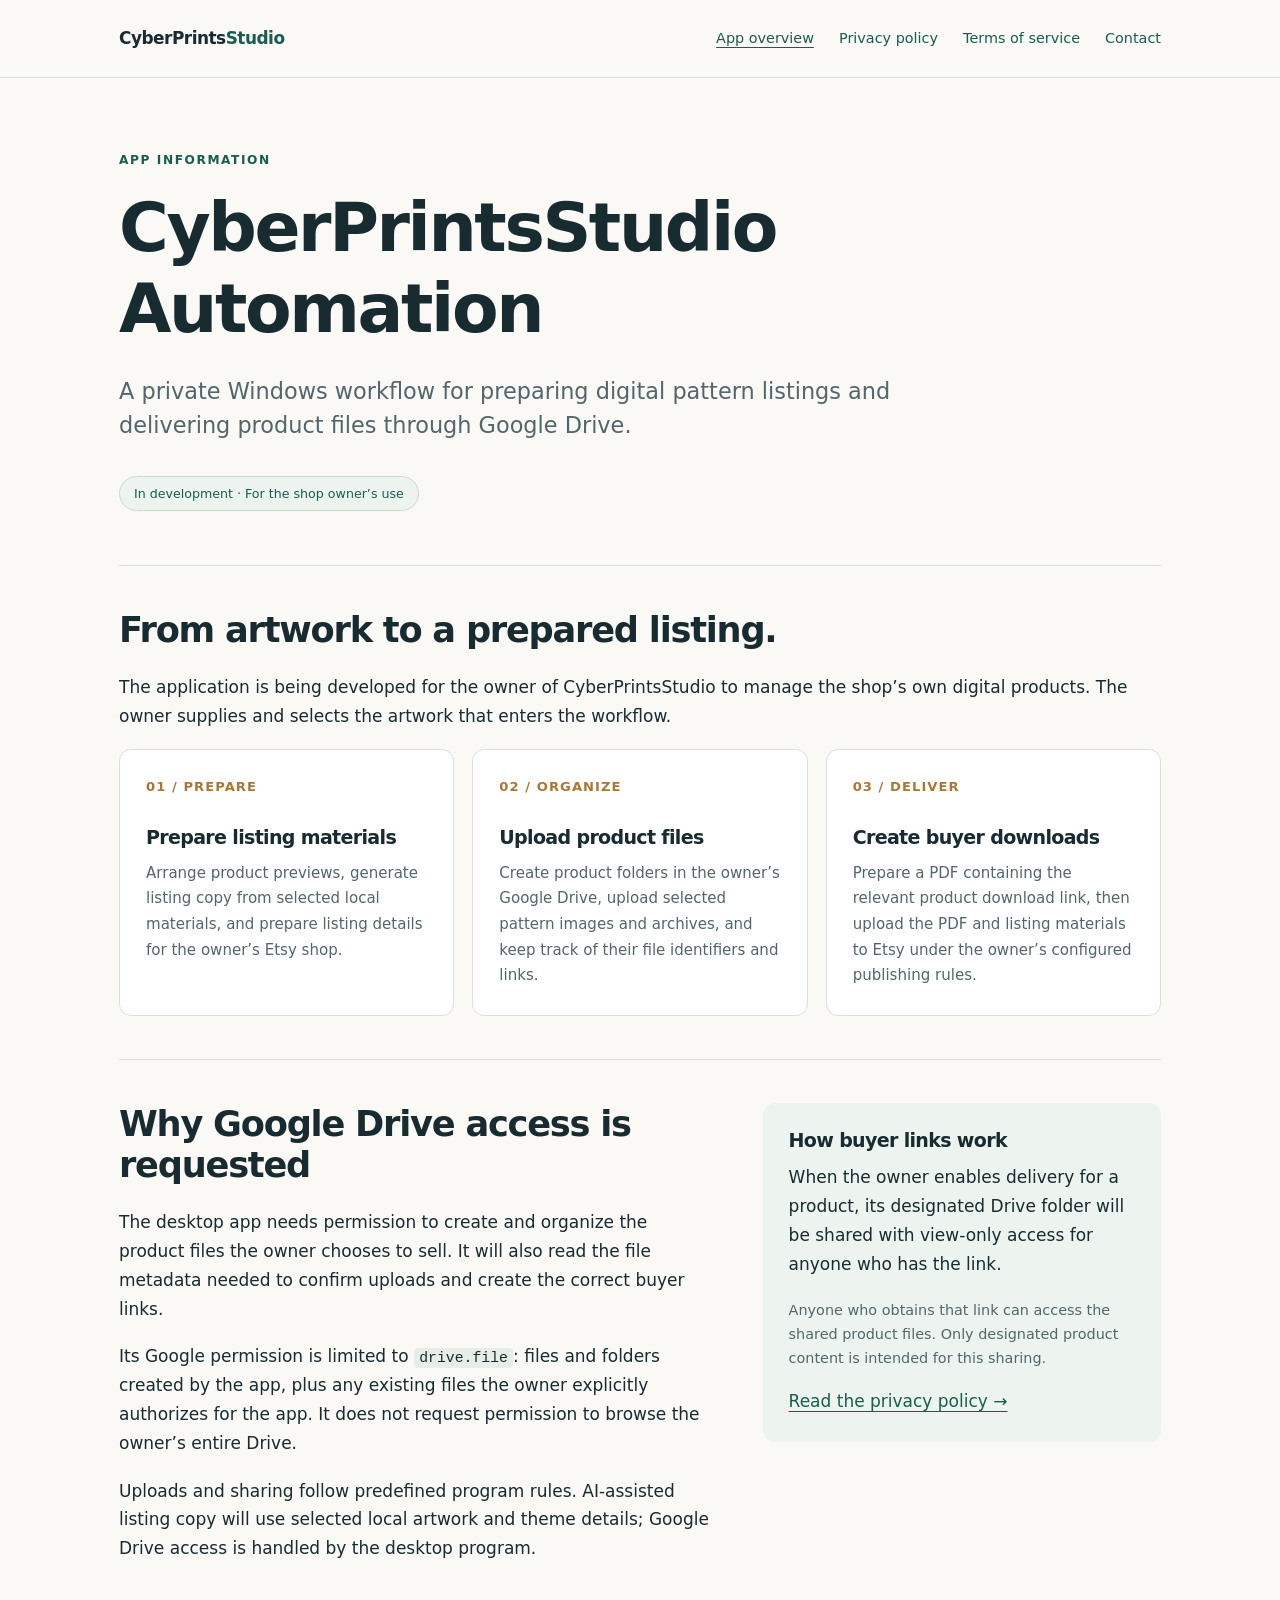
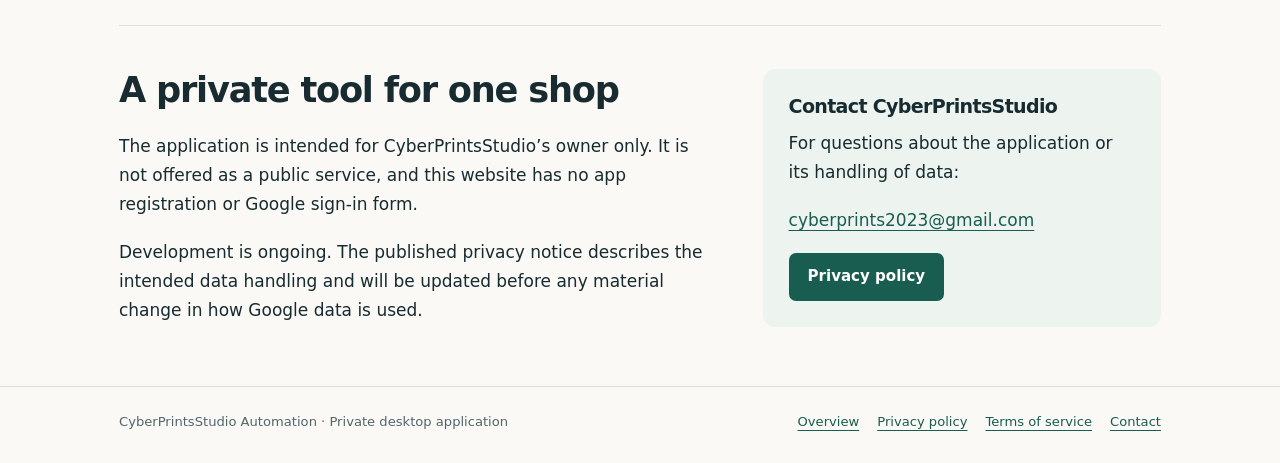
<file: index.html>
<!doctype html>
<html lang="en">
<head>
  <meta charset="utf-8">
  <meta name="viewport" content="width=device-width, initial-scale=1">
  <meta name="description" content="Information about CyberPrintsStudio Automation, a private desktop app for preparing Etsy pattern listings and delivering product files through Google Drive.">
  <meta name="theme-color" content="#185d50">
  <title>CyberPrintsStudio Automation | Private Desktop App</title>
  <style>:root{color-scheme:light;--paper:#faf9f5;--ink:#172b30;--muted:#52666b;--line:#d9e1dc;--accent:#185d50;--tint:#edf4ef;--gold:#ad7733}
*{box-sizing:border-box}html{scroll-behavior:smooth}body{margin:0;background:var(--paper);color:var(--ink);font:17px/1.7 system-ui,-apple-system,BlinkMacSystemFont,"Segoe UI",sans-serif}a{color:var(--accent);text-underline-offset:4px}a:hover{text-decoration-thickness:2px}a:focus-visible{outline:3px solid var(--gold);outline-offset:5px}p{margin:0 0 1.1em}h1,h2,h3{line-height:1.18;letter-spacing:-.035em}h1{font-size:clamp(2.3rem,5.3vw,4.3rem);font-weight:650;margin:18px 0 25px;max-width:950px}h2{font-size:clamp(1.6rem,3.4vw,2.2rem);margin:0 0 22px}h3{font-size:1.19rem;margin:0 0 12px}ul,ol{padding-left:1.3em}li{margin-bottom:.65em}code{font-size:.87em;background:#e7eee8;padding:.12em .35em;border-radius:4px;overflow-wrap:anywhere}.wrap{max-width:1110px;margin:0 auto;padding:0 34px}.skip{position:absolute;top:-90px;left:16px;background:#fff;padding:10px 18px;z-index:10}.skip:focus{top:12px}header{border-bottom:1px solid var(--line)}.header-inner{display:flex;align-items:center;justify-content:space-between;gap:25px;padding-top:24px;padding-bottom:24px}.brand{color:var(--ink);font-size:1.06rem;font-weight:750;letter-spacing:-.03em;text-decoration:none;white-space:nowrap}.brand span{color:var(--accent)}nav{display:flex;gap:25px;flex-wrap:wrap}nav a{font-size:.9rem;text-decoration:none}nav a[aria-current=page]{text-decoration:underline}.hero{padding:72px 0 54px}.eyebrow{color:var(--accent);font-size:.76rem;font-weight:750;letter-spacing:.13em;text-transform:uppercase}.lead{font-size:clamp(1.15rem,2.3vw,1.4rem);line-height:1.55;color:var(--muted);max-width:810px}.status{display:inline-block;border:1px solid #c9dacf;border-radius:30px;background:var(--tint);padding:6px 14px;font-size:.79rem;color:var(--accent);margin:8px 0 0}.section{padding:43px 0;border-top:1px solid var(--line)}.cards{display:grid;grid-template-columns:repeat(3,minmax(0,1fr));gap:18px}.card{padding:26px;border:1px solid var(--line);border-radius:12px;background:#fff}.number{display:block;color:var(--gold);font-size:.82rem;font-weight:800;letter-spacing:.08em;margin-bottom:28px}.card p{color:var(--muted);font-size:.94rem;margin:0}.columns{display:grid;grid-template-columns:1.5fr 1fr;gap:46px}.callout{background:var(--tint);padding:26px;border-radius:12px;align-self:start}.callout p:last-child{margin-bottom:0}.small{font-size:.9rem;color:var(--muted)}.button{display:inline-block;padding:11px 19px;border-radius:7px;background:var(--accent);color:#fff;text-decoration:none;font-weight:600;font-size:.94rem}.contact a{overflow-wrap:anywhere}.document{max-width:820px;padding-bottom:38px}.document .hero{padding-bottom:36px}.document h1{font-size:clamp(2.5rem,5vw,3.7rem)}.document section{padding:30px 0 14px;border-top:1px solid var(--line)}.document h2{font-size:1.5rem;letter-spacing:-.025em;margin-bottom:18px}.document p,.document li{color:#354d52}.document .notice{padding:22px 25px;background:var(--tint);border-left:3px solid var(--accent);border-radius:0 9px 9px 0;margin:0 0 35px}.document .notice p{margin:0}.footer-inner{display:flex;justify-content:space-between;gap:20px;flex-wrap:wrap;padding-top:24px;padding-bottom:30px;font-size:.82rem;color:var(--muted)}footer{border-top:1px solid var(--line)}footer a{margin-left:15px}.footlinks{display:flex;gap:18px;flex-wrap:wrap}.footlinks a{margin:0}@media(max-width:720px){.wrap{padding-left:22px;padding-right:22px}.header-inner{align-items:flex-start;flex-direction:column;gap:12px;padding-top:19px;padding-bottom:19px}nav{gap:22px}.hero{padding-top:44px;padding-bottom:35px}.cards,.columns{grid-template-columns:1fr}.columns{gap:25px}.number{margin-bottom:16px}.section{padding:33px 0}.card{padding:22px}.footer-inner{gap:12px}}@media(prefers-reduced-motion:reduce){html{scroll-behavior:auto}}@media print{body{background:white;font-size:11pt}.wrap{max-width:none;padding:0}header,footer,.skip,.button{display:none}.hero{padding:12px 0 20px}h1{font-size:28pt}.cards,.columns{display:block}.card,.callout{margin:15px 0;break-inside:avoid}.section,.document section{padding-top:18px}.document{max-width:none}a{color:inherit}}
</style>
</head>
<body>
<a class="skip" href="#main">Skip to content</a>
<header><div class="wrap header-inner">
  <a class="brand" href="index.html">CyberPrints<span>Studio</span></a>
  <nav aria-label="Main navigation">
    <a href="index.html" aria-current="page">App overview</a>
    <a href="privacy.html">Privacy policy</a>
    <a href="terms.html">Terms of service</a>
    <a href="index.html#contact">Contact</a>
  </nav>
</div></header>
<main id="main" class="wrap">
  <section class="hero" aria-labelledby="title">
    <div class="eyebrow">App information</div>
    <h1 id="title">CyberPrintsStudio<br>Automation</h1>
    <p class="lead">A private Windows workflow for preparing digital pattern listings and delivering product files through Google Drive.</p>
    <p class="status">In development · For the shop owner’s use</p>
  </section>
  <section class="section" aria-labelledby="workflow">
    <h2 id="workflow">From artwork to a prepared listing.</h2>
    <p>The application is being developed for the owner of CyberPrintsStudio to manage the shop’s own digital products. The owner supplies and selects the artwork that enters the workflow.</p>
    <div class="cards">
      <article class="card"><span class="number">01 / PREPARE</span><h3>Prepare listing materials</h3><p>Arrange product previews, generate listing copy from selected local materials, and prepare listing details for the owner’s Etsy shop.</p></article>
      <article class="card"><span class="number">02 / ORGANIZE</span><h3>Upload product files</h3><p>Create product folders in the owner’s Google Drive, upload selected pattern images and archives, and keep track of their file identifiers and links.</p></article>
      <article class="card"><span class="number">03 / DELIVER</span><h3>Create buyer downloads</h3><p>Prepare a PDF containing the relevant product download link, then upload the PDF and listing materials to Etsy under the owner’s configured publishing rules.</p></article>
    </div>
  </section>
  <section class="section columns" aria-labelledby="drive">
    <div><h2 id="drive">Why Google Drive access is requested</h2>
      <p>The desktop app needs permission to create and organize the product files the owner chooses to sell. It will also read the file metadata needed to confirm uploads and create the correct buyer links.</p>
      <p>Its Google permission is limited to <code>drive.file</code>: files and folders created by the app, plus any existing files the owner explicitly authorizes for the app. It does not request permission to browse the owner’s entire Drive.</p>
      <p>Uploads and sharing follow predefined program rules. AI-assisted listing copy will use selected local artwork and theme details; Google Drive access is handled by the desktop program.</p>
    </div>
    <aside class="callout"><h3>How buyer links work</h3><p>When the owner enables delivery for a product, its designated Drive folder will be shared with view-only access for anyone who has the link.</p><p class="small">Anyone who obtains that link can access the shared product files. Only designated product content is intended for this sharing.</p><a href="privacy.html">Read the privacy policy →</a></aside>
  </section>
  <section class="section columns" aria-labelledby="access">
    <div><h2 id="access">A private tool for one shop</h2><p>The application is intended for CyberPrintsStudio’s owner only. It is not offered as a public service, and this website has no app registration or Google sign-in form.</p><p>Development is ongoing. The published privacy notice describes the intended data handling and will be updated before any material change in how Google data is used.</p></div>
    <div class="callout contact" id="contact"><h3>Contact CyberPrintsStudio</h3><p>For questions about the application or its handling of data:</p><p><a href="mailto:cyberprints2023@gmail.com">cyberprints2023@gmail.com</a></p><a class="button" href="privacy.html">Privacy policy</a></div>
  </section>
</main>
<footer><div class="wrap footer-inner">
  <span>CyberPrintsStudio Automation · Private desktop application</span>
  <div class="footlinks"><a href="index.html">Overview</a><a href="privacy.html">Privacy policy</a><a href="terms.html">Terms of service</a><a href="mailto:cyberprints2023@gmail.com">Contact</a></div>
</div></footer>
</body></html>
</file>
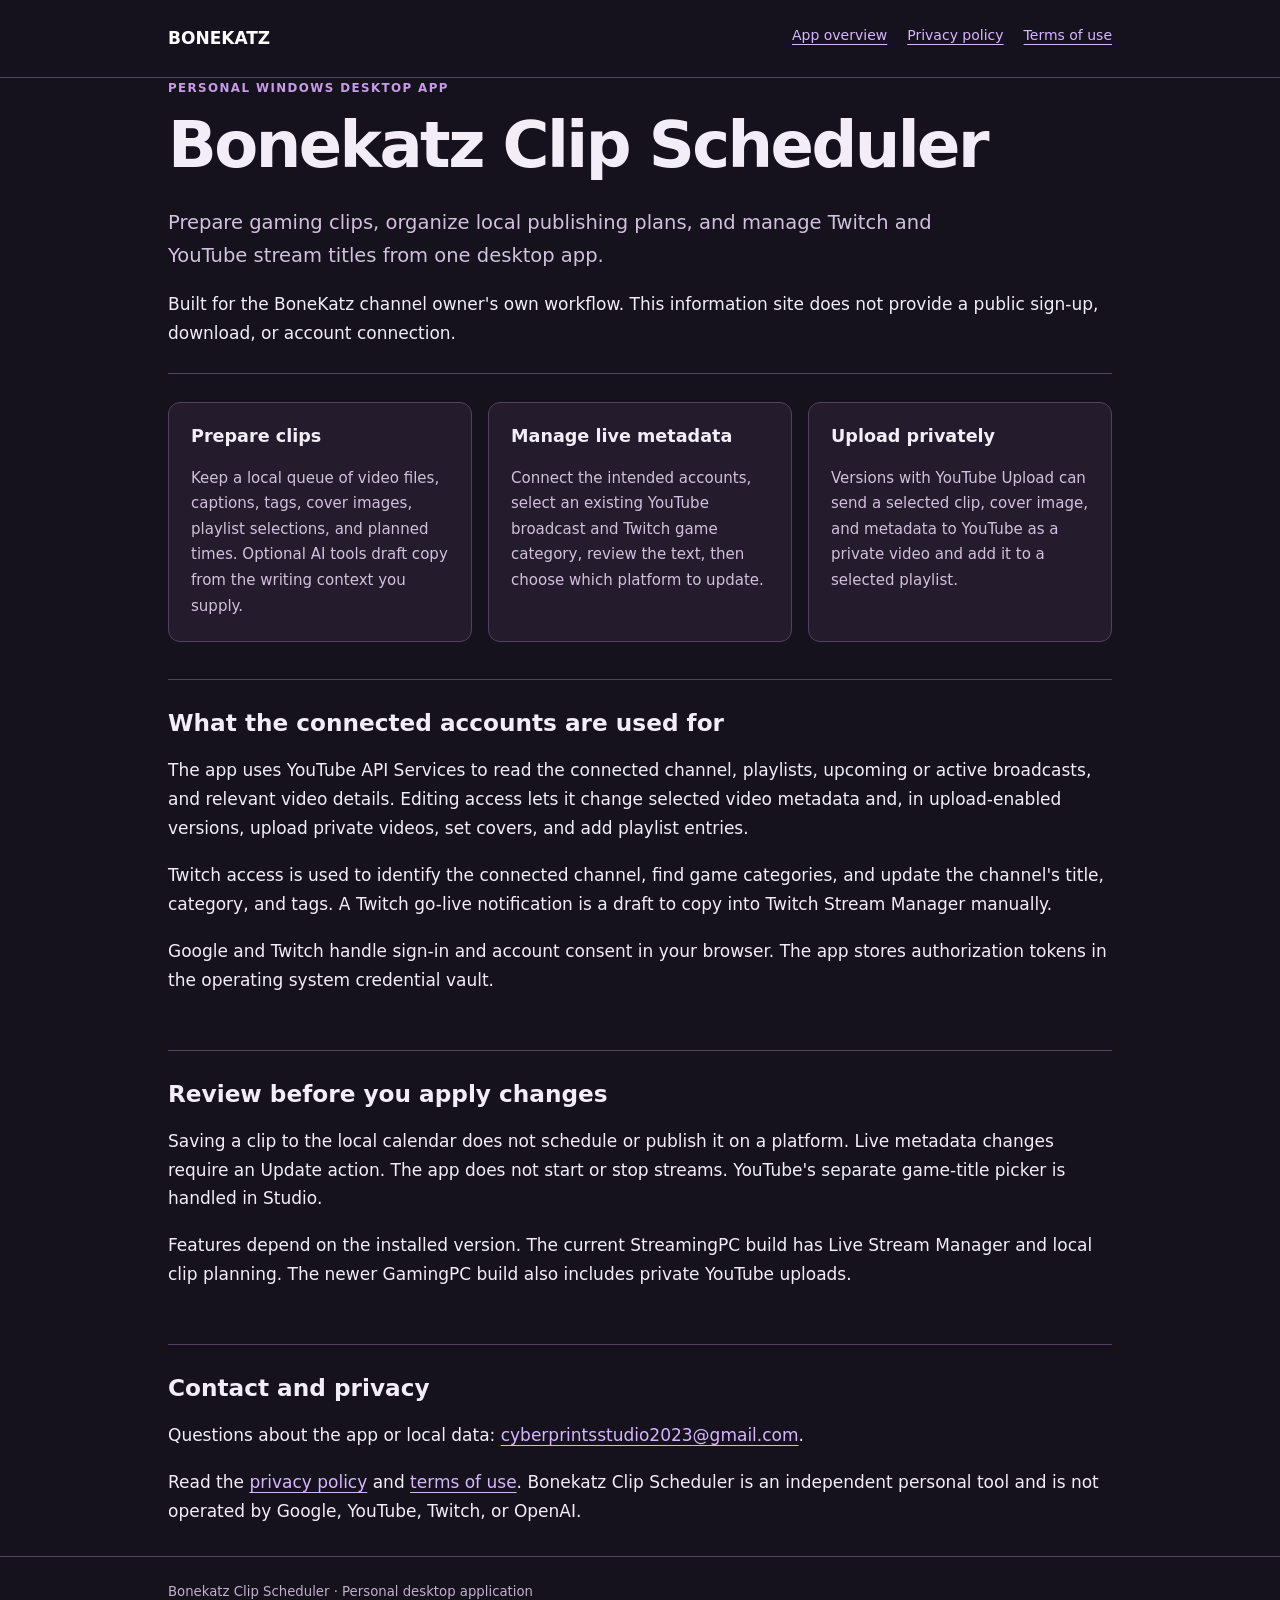
<file: bonekatz/index.html>
<!doctype html>
<html lang="en"><head><meta charset="utf-8"><meta name="viewport" content="width=device-width, initial-scale=1"><meta name="description" content="Information about Bonekatz Clip Scheduler, a personal Windows desktop app for clip preparation and Twitch and YouTube live metadata."><title>App overview | Bonekatz Clip Scheduler</title><link rel="stylesheet" href="styles.css"></head><body><a class="skip" href="#main">Skip to content</a><header><div class="wrap"><a class="brand" href="index.html">BONEKATZ</a><nav aria-label="Main navigation"><a href="index.html" aria-current="page">App overview</a><a href="privacy.html">Privacy policy</a><a href="terms.html">Terms of use</a></nav></div></header><main id="main" class="wrap "><div class="eyebrow">Personal Windows desktop app</div><h1>Bonekatz Clip Scheduler</h1><p class="lead">Prepare gaming clips, organize local publishing plans, and manage Twitch and YouTube stream titles from one desktop app.</p><p>Built for the BoneKatz channel owner's own workflow. This information site does not provide a public sign-up, download, or account connection.</p>
<section><div class="grid"><article class="card"><h2>Prepare clips</h2><p>Keep a local queue of video files, captions, tags, cover images, playlist selections, and planned times. Optional AI tools draft copy from the writing context you supply.</p></article><article class="card"><h2>Manage live metadata</h2><p>Connect the intended accounts, select an existing YouTube broadcast and Twitch game category, review the text, then choose which platform to update.</p></article><article class="card"><h2>Upload privately</h2><p>Versions with YouTube Upload can send a selected clip, cover image, and metadata to YouTube as a private video and add it to a selected playlist.</p></article></div></section>
<section><h2>What the connected accounts are used for</h2><p>The app uses YouTube API Services to read the connected channel, playlists, upcoming or active broadcasts, and relevant video details. Editing access lets it change selected video metadata and, in upload-enabled versions, upload private videos, set covers, and add playlist entries.</p><p>Twitch access is used to identify the connected channel, find game categories, and update the channel's title, category, and tags. A Twitch go-live notification is a draft to copy into Twitch Stream Manager manually.</p><p>Google and Twitch handle sign-in and account consent in your browser. The app stores authorization tokens in the operating system credential vault.</p></section>
<section><h2>Review before you apply changes</h2><p>Saving a clip to the local calendar does not schedule or publish it on a platform. Live metadata changes require an Update action. The app does not start or stop streams. YouTube's separate game-title picker is handled in Studio.</p><p>Features depend on the installed version. The current StreamingPC build has Live Stream Manager and local clip planning. The newer GamingPC build also includes private YouTube uploads.</p></section>
<section id="contact"><h2>Contact and privacy</h2><p>Questions about the app or local data: <a href="mailto:cyberprintsstudio2023@gmail.com">cyberprintsstudio2023@gmail.com</a>.</p><p>Read the <a href="privacy.html">privacy policy</a> and <a href="terms.html">terms of use</a>. Bonekatz Clip Scheduler is an independent personal tool and is not operated by Google, YouTube, Twitch, or OpenAI.</p></section></main><footer><div class="wrap">Bonekatz Clip Scheduler · Personal desktop application</div></footer></body></html>
</file>
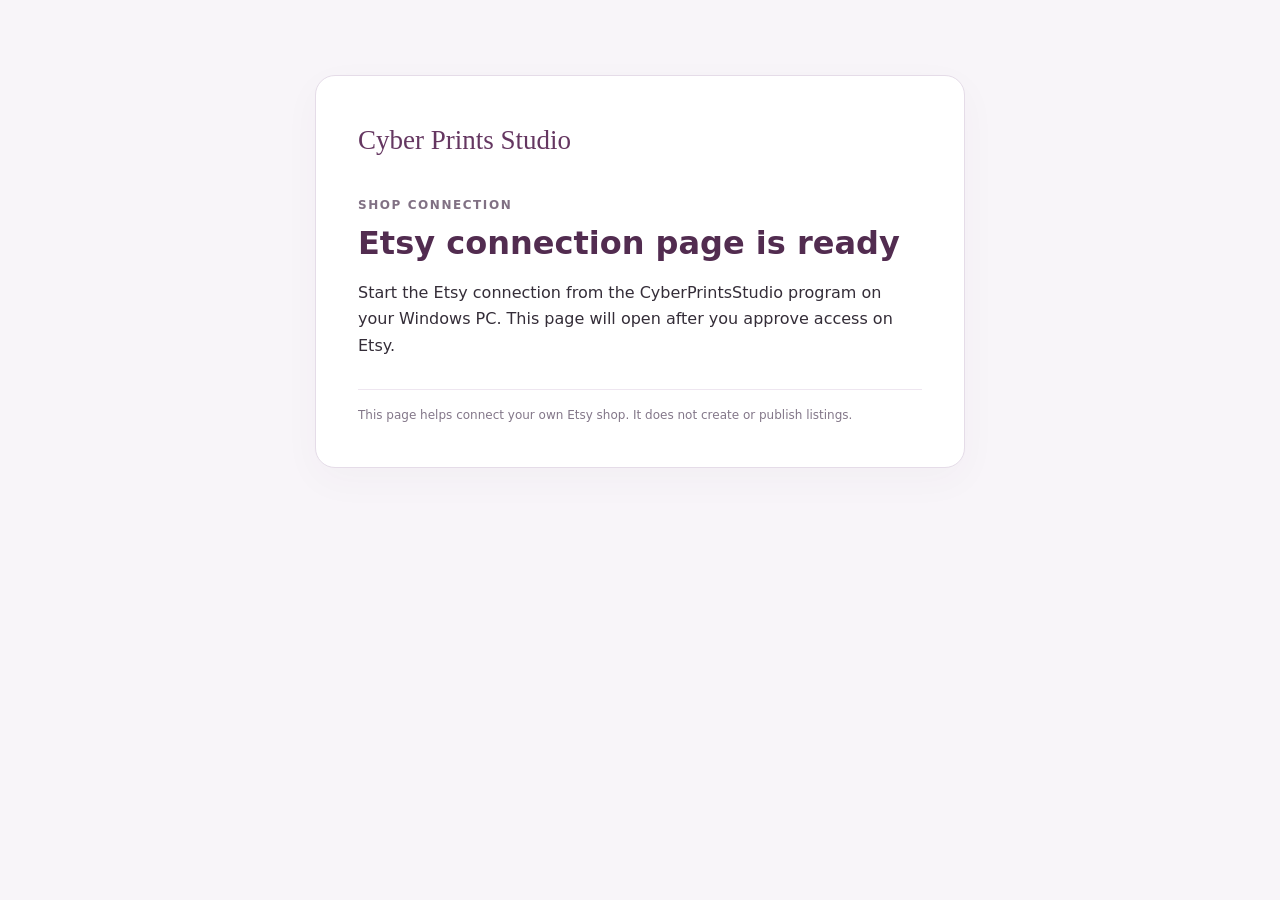
<file: etsy-callback.html>
<!doctype html>
<html lang="en" data-cyberprints-callback="1">
<head>
  <meta charset="utf-8">
  <meta name="viewport" content="width=device-width, initial-scale=1">
  <meta name="referrer" content="no-referrer">
  <meta name="robots" content="noindex, nofollow, noarchive">
  <meta http-equiv="Content-Security-Policy" content="default-src 'none'; base-uri 'none'; form-action 'none'; connect-src 'none'; script-src 'sha256-6ThvtM/Lwb3PqZTJXUFWVIJ00sfvvJRKAVKSDv/+yCU='; style-src 'sha256-b3gewP0rfB6MHIUNhetxZujhISD1afkLJfBM17HTBMw='">
  <title>Connect Etsy | CyberPrintsStudio</title>
  <style>
    :root { color-scheme: light; font-family: system-ui, -apple-system, 'Segoe UI', sans-serif; color: #342d38; background: #f8f5f9; }
    * { box-sizing: border-box; }
    body { margin: 0; padding: 48px 20px; }
    main { max-width: 650px; margin: 3vh auto; padding: 42px; background: #fff; border: 1px solid #e5dce8; border-radius: 20px; box-shadow: 0 12px 38px #522c5009; }
    .brand { color: #653761; font-family: Georgia, serif; font-size: 27px; margin: 0 0 35px; }
    .eyebrow { color: #817184; font-size: 12px; font-weight: 700; letter-spacing: .13em; text-transform: uppercase; }
    h1 { color: #522c50; font-size: clamp(25px, 5vw, 32px); line-height: 1.2; margin: 12px 0 18px; }
    p, li { line-height: 1.65; font-size: 16px; }
    ol { padding-left: 23px; }
    li { padding: 4px 0; }
    button { display: block; width: 100%; border: 0; border-radius: 9px; background: #60365d; color: white; padding: 15px 18px; margin: 24px 0 12px; font: inherit; font-weight: 650; cursor: pointer; }
    button:focus-visible, textarea:focus-visible { outline: 3px solid #a775b0; outline-offset: 4px; }
    button:disabled { opacity: .55; cursor: default; }
    textarea { width: 100%; min-height: 104px; margin-top: 10px; padding: 12px; border: 1px solid #d9c9dd; border-radius: 8px; resize: vertical; color: #49364a; background: #fbf9fc; font: 12px/1.6 ui-monospace, monospace; overflow-wrap: anywhere; }
    details { margin-top: 22px; }
    summary { cursor: pointer; font-size: 14px; color: #65526a; }
    .note { font-size: 13px; color: #776b7c; }
    .status { min-height: 1.5em; color: #522c50; font-size: 14px; }
    footer { border-top: 1px solid #eee6f0; margin-top: 30px; padding-top: 16px; font-size: 12px; color: #837789; line-height: 1.6; }
    [hidden] { display: none !important; }
    @media (max-width: 500px) { body { padding: 20px 12px; } main { padding: 28px 22px; margin-top: 0; } }
  </style>
</head>
<body>
  <main>
    <p class="brand">Cyber Prints Studio</p>
    <div class="eyebrow">Shop connection</div>
    <h1 id="heading">Etsy connection page is ready</h1>
    <p id="description">Start the Etsy connection from the CyberPrintsStudio program on your Windows PC. This page will open after you approve access on Etsy.</p>
    <section id="handoff" hidden>
      <ol>
        <li>Copy the connection response using the button below.</li>
        <li>Return to the CyberPrintsStudio Command Prompt window.</li>
        <li>Paste it when the program asks, then press Enter.</li>
      </ol>
      <button id="copy" type="button">Copy connection response</button>
      <p id="status" class="status" role="status" aria-live="polite"></p>
      <p class="note">Paste this only into the CyberPrintsStudio program on your PC. Do not post it in chat or add it to GitHub.</p>
      <details id="manual">
        <summary>Copy manually if the button does not work</summary>
        <label class="note" for="response">Select this response and copy it:</label>
        <textarea id="response" readonly spellcheck="false" autocomplete="off" autocapitalize="off" aria-label="Temporary Etsy connection response"></textarea>
      </details>
      <p class="note">The connection is finished only when the Windows program reports ETSY CONNECTED. You can then close this tab.</p>
    </section>
    <noscript><p>Enable JavaScript for the connection button. If Etsy has already returned here, paste the full address from your browser into the waiting Windows program instead.</p></noscript>
    <footer>This page helps connect your own Etsy shop. It does not create or publish listings.</footer>
  </main>
  <script>
    (() => {
      'use strict';
      const callback = 'https://cyberprints2023.github.io/etsy-callback.html';
      const parameters = new URLSearchParams(window.location.search);
      const heading = document.getElementById('heading');
      const description = document.getElementById('description');
      const handoff = document.getElementById('handoff');
      const copyButton = document.getElementById('copy');
      const responseField = document.getElementById('response');
      const status = document.getElementById('status');
      // Remove the one-time response from the address bar/history before any interaction.
      // This page has no external resources, analytics, forms, storage or network calls.
      try { window.history.replaceState(null, '', window.location.pathname); } catch (_) {}
      const stop = (title, message) => {
        heading.textContent = title;
        description.textContent = message;
        handoff.hidden = true;
        responseField.value = '';
      };
      if (!parameters.toString()) return;
      if (window.location.origin !== 'https://cyberprints2023.github.io' || window.location.pathname !== '/etsy-callback.html') {
        stop('Open the hosted connection page', 'Run the connection program again and use the page Etsy opens on your CyberPrintsStudio website.');
        return;
      }
      if (parameters.has('error')) {
        stop('The Etsy connection was not completed', 'Return to the Windows program. Cancel that attempt and start the connection again when you are ready.');
        return;
      }
      const code = parameters.get('code') || '';
      const state = parameters.get('state') || '';
      if (parameters.getAll('code').length !== 1 || parameters.getAll('state').length !== 1 ||
          !/^[A-Za-z0-9._~-]{10,2048}$/.test(code) || !/^[A-Za-z0-9._~-]{16,256}$/.test(state)) {
        stop('This connection response is incomplete', 'Return to the Windows program and start a fresh Etsy connection.');
        return;
      }
      const url = new URL(callback);
      url.searchParams.set('code', code);
      url.searchParams.set('state', state);
      const response = url.toString();
      responseField.value = response;
      heading.textContent = 'Finish connecting Etsy';
      description.textContent = 'Return this temporary response to the program on your PC so it can complete and verify the connection.';
      handoff.hidden = false;
      copyButton.addEventListener('click', async () => {
        try {
          await navigator.clipboard.writeText(response);
          status.textContent = 'Copied. Paste it into the waiting Windows program.';
        } catch (_) {
          document.getElementById('manual').open = true;
          responseField.focus();
          responseField.select();
          status.textContent = 'Press Ctrl+C to copy the selected response, then paste it into the Windows program.';
        }
      });
    })();
  </script>
</body>
</html>
</file>
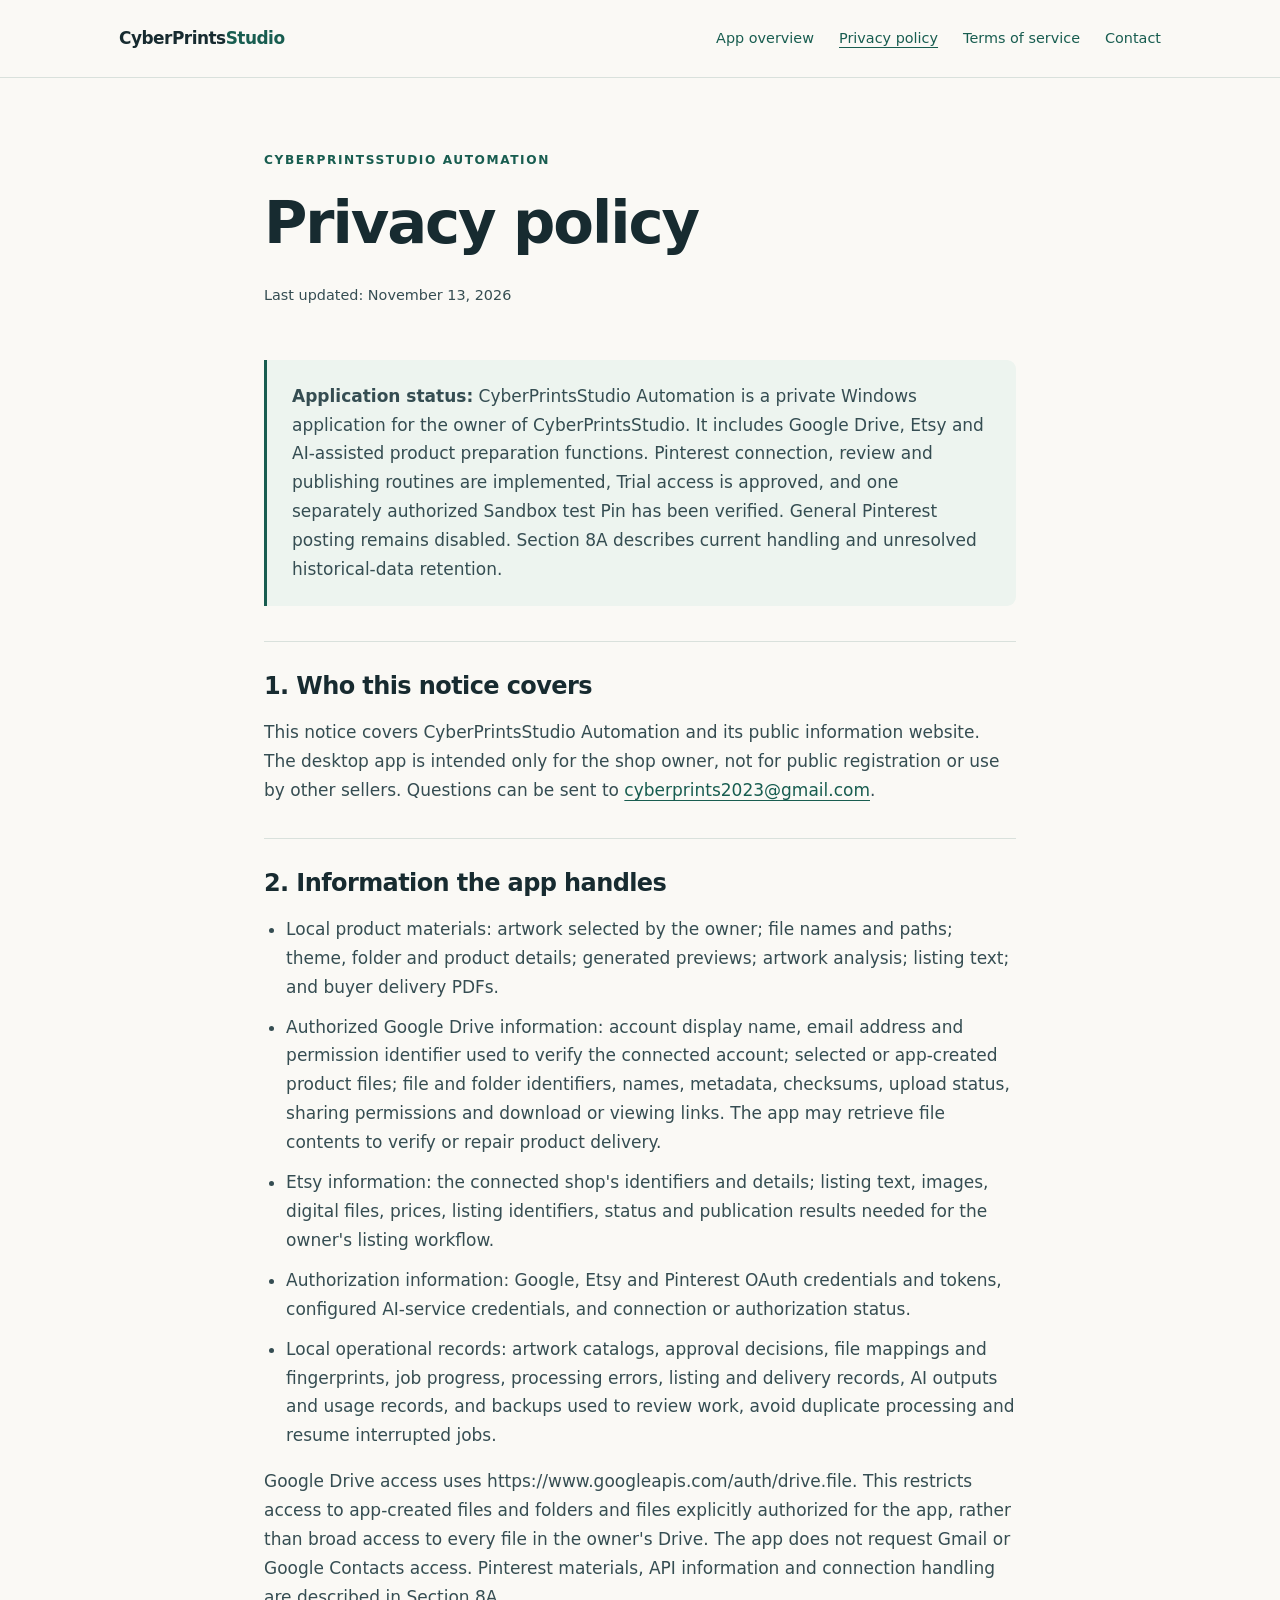
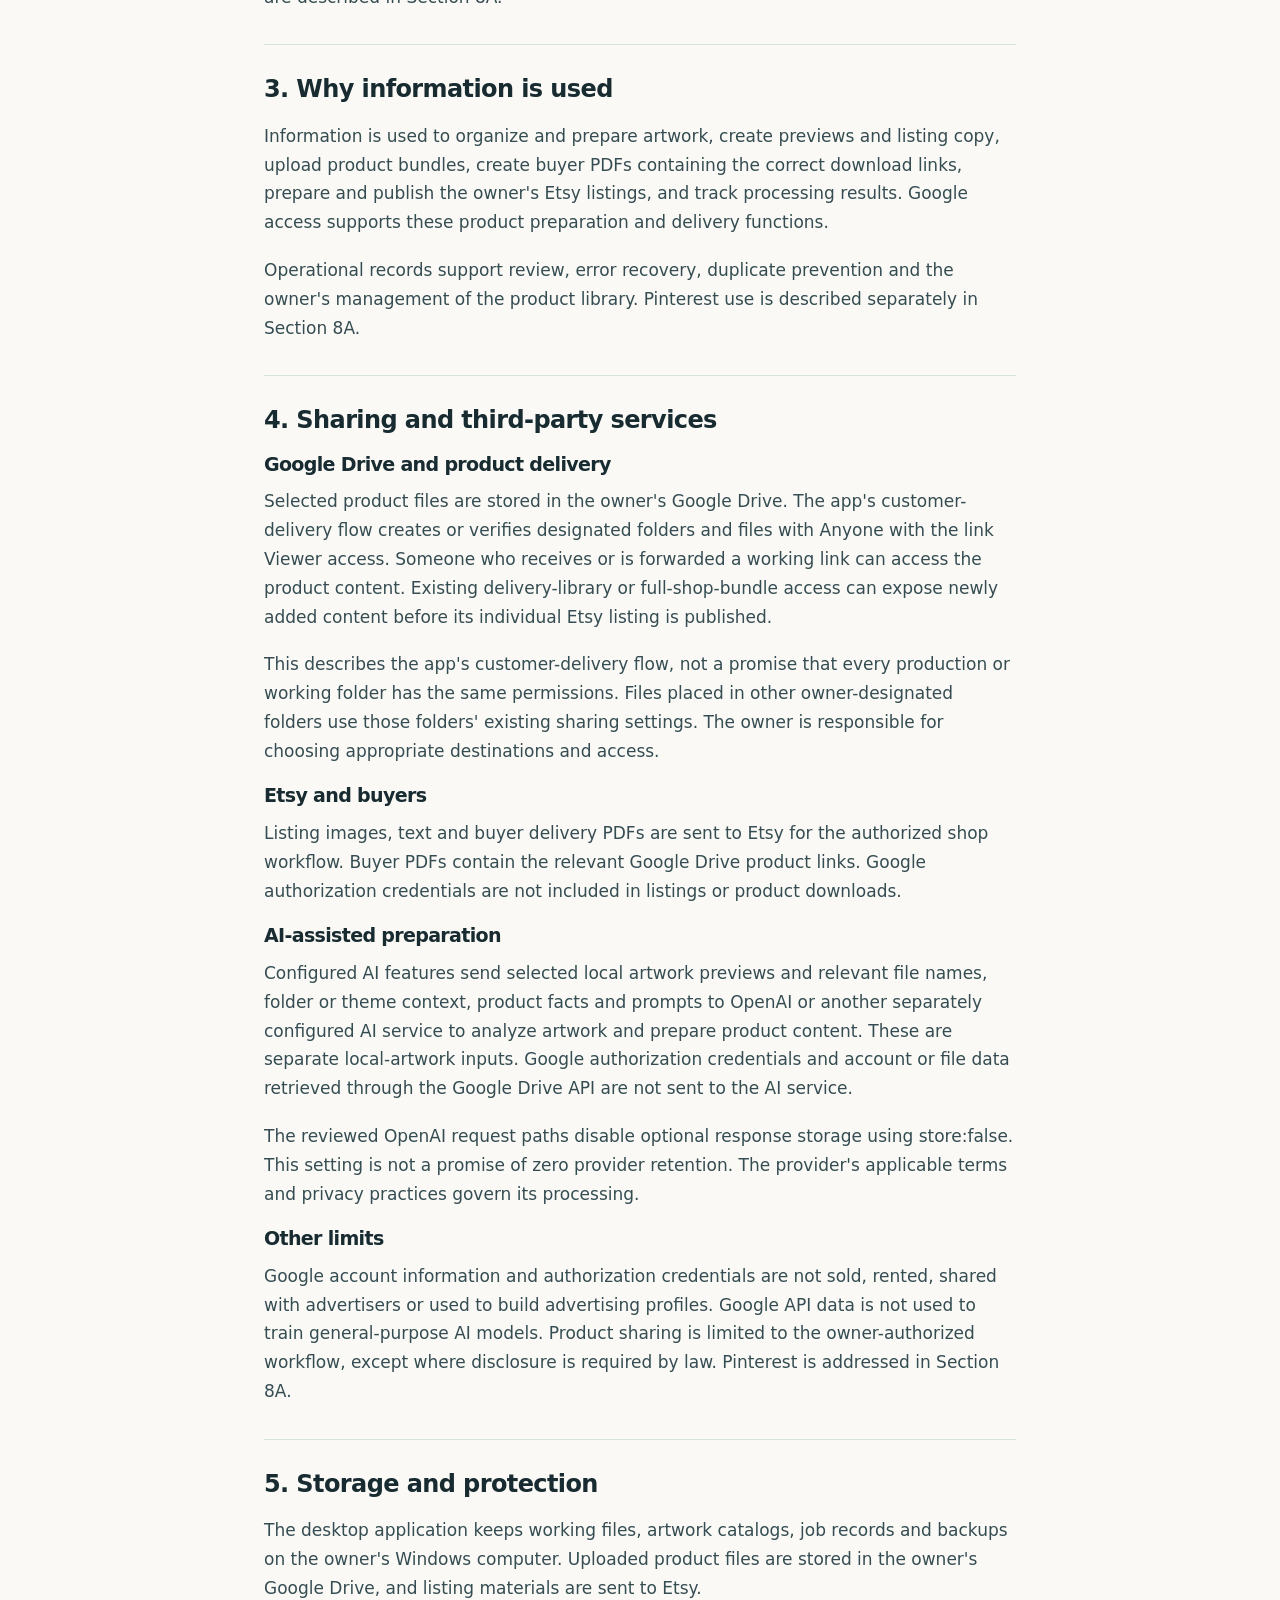
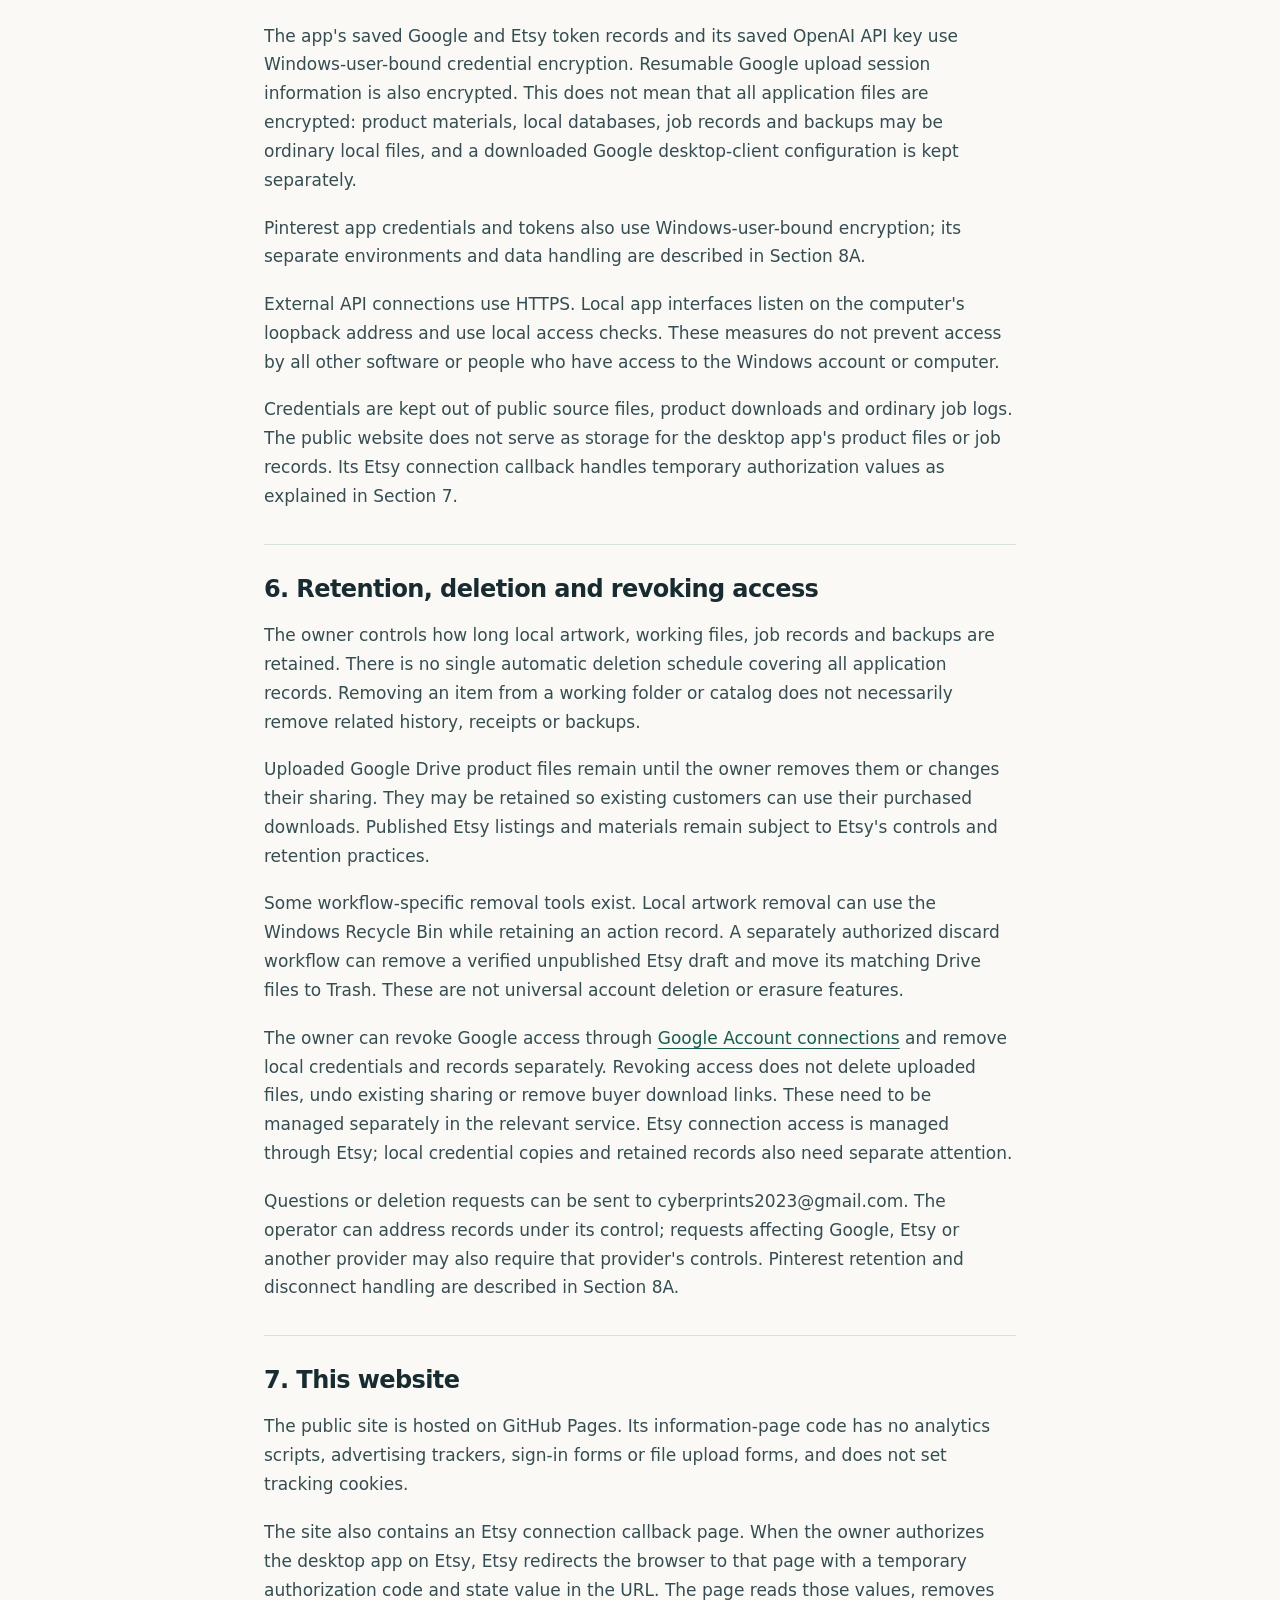
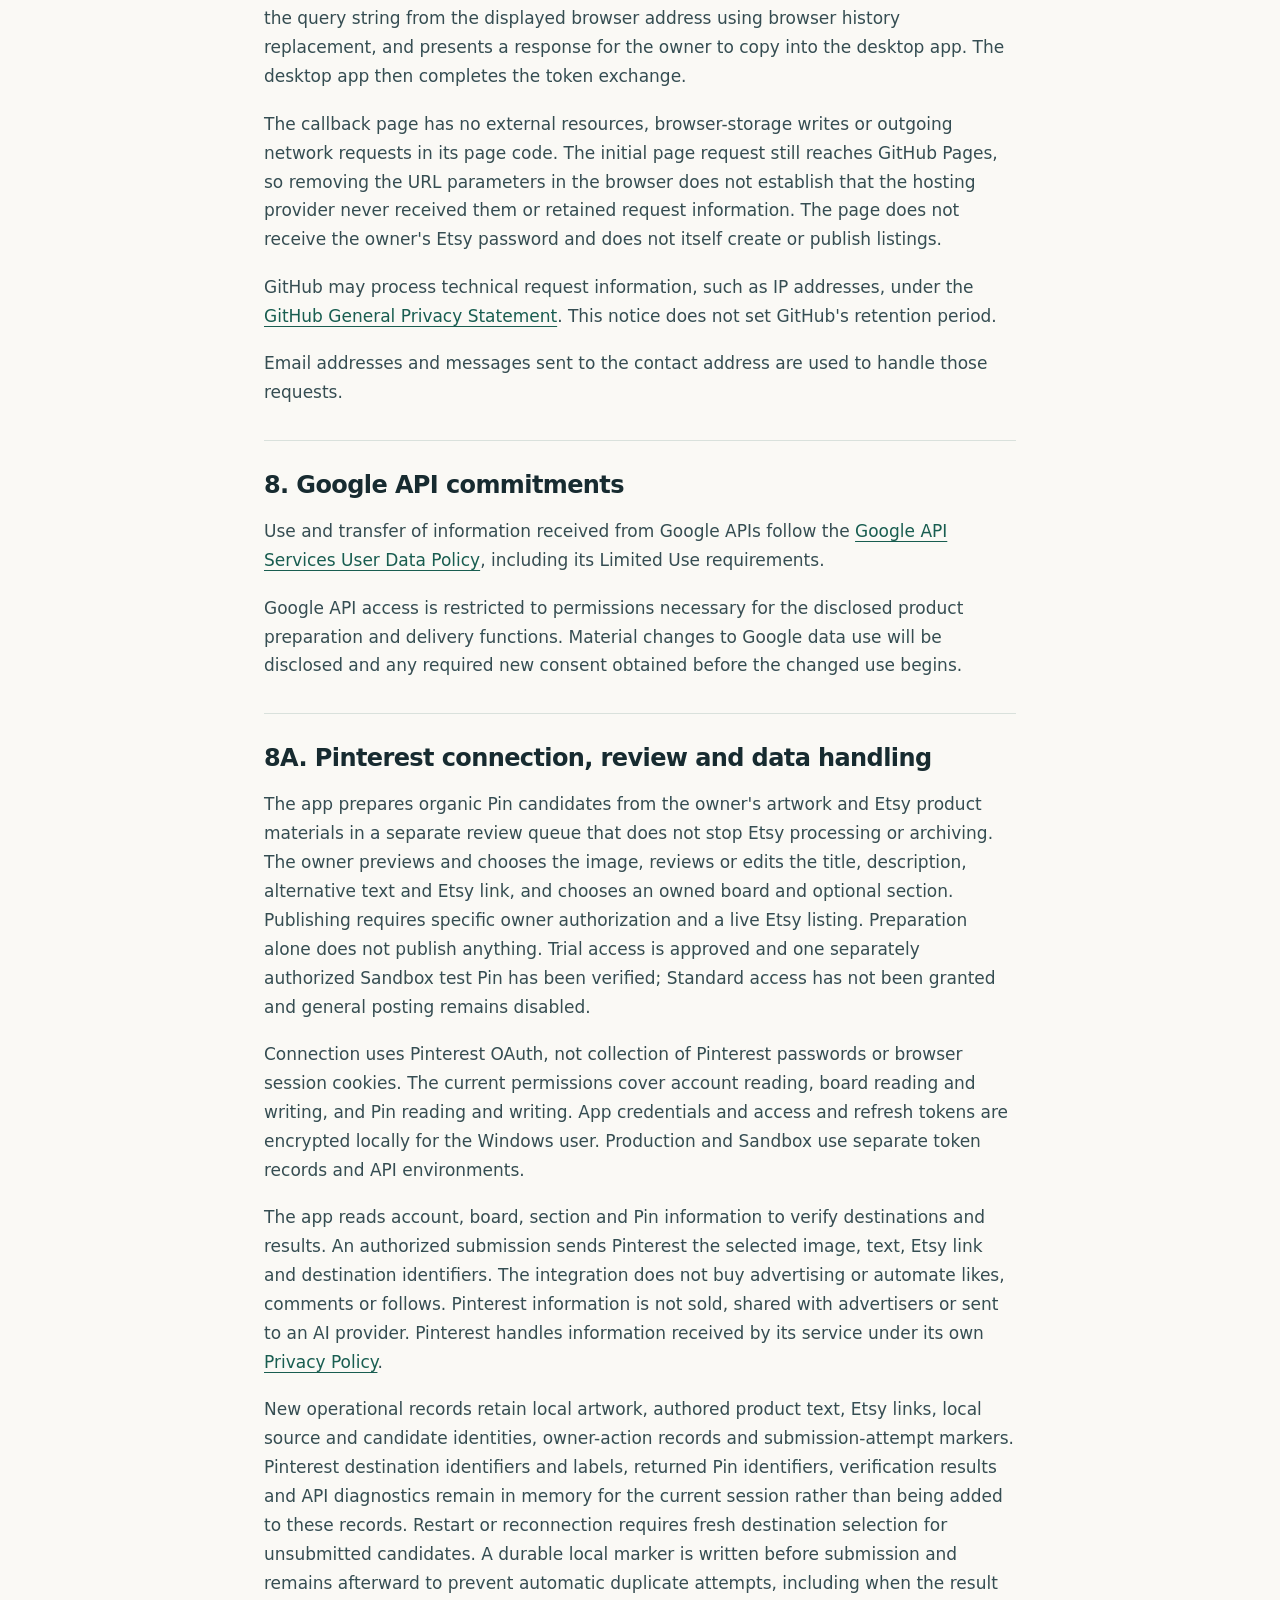
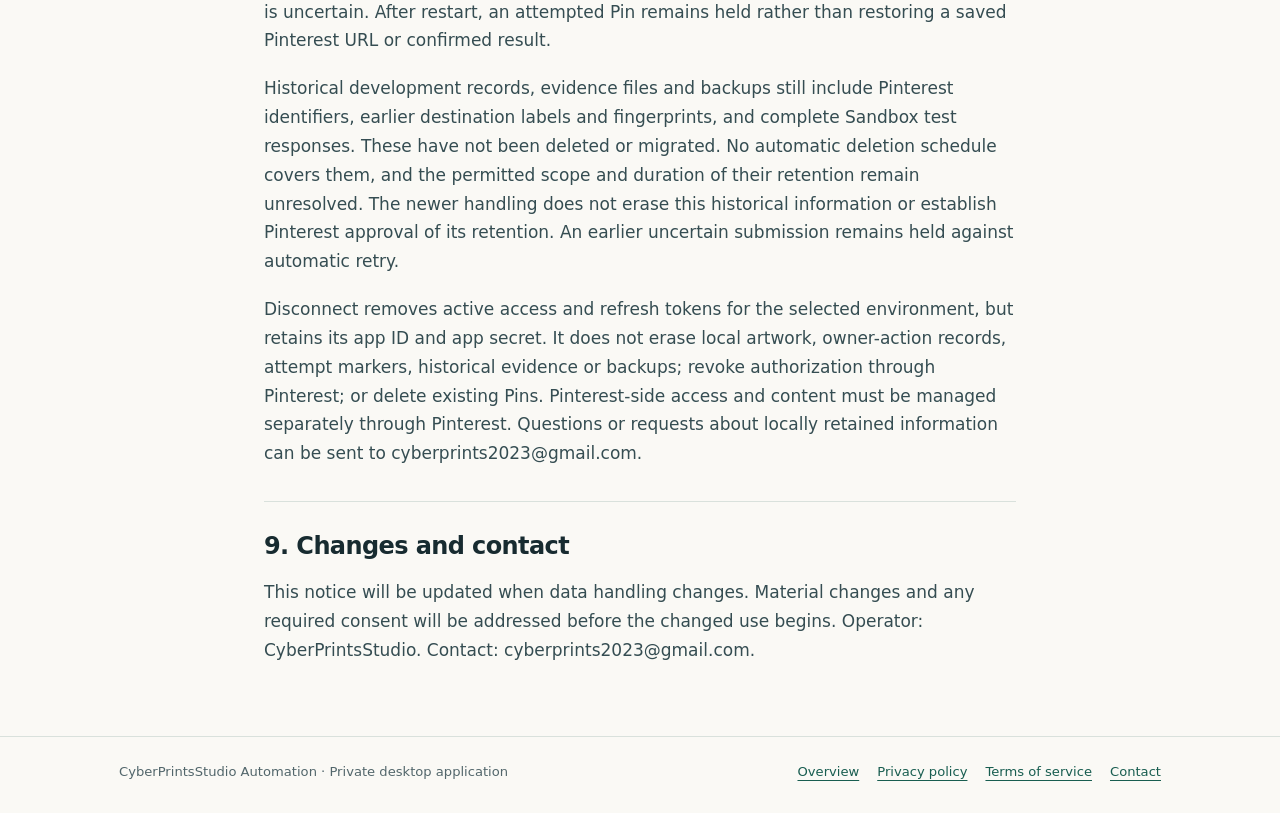
<file: privacy.html>
<!doctype html>
<html lang="en">
<head>
  <meta charset="utf-8">
  <meta name="viewport" content="width=device-width, initial-scale=1">
  <meta name="description" content="Privacy and intended data handling for the private CyberPrintsStudio Automation desktop application and its information website.">
  <meta name="theme-color" content="#185d50">
  <title>Privacy Policy | CyberPrintsStudio Automation</title>
  <style>:root{color-scheme:light;--paper:#faf9f5;--ink:#172b30;--muted:#52666b;--line:#d9e1dc;--accent:#185d50;--tint:#edf4ef;--gold:#ad7733}
*{box-sizing:border-box}html{scroll-behavior:smooth}body{margin:0;background:var(--paper);color:var(--ink);font:17px/1.7 system-ui,-apple-system,BlinkMacSystemFont,"Segoe UI",sans-serif}a{color:var(--accent);text-underline-offset:4px}a:hover{text-decoration-thickness:2px}a:focus-visible{outline:3px solid var(--gold);outline-offset:5px}p{margin:0 0 1.1em}h1,h2,h3{line-height:1.18;letter-spacing:-.035em}h1{font-size:clamp(2.3rem,5.3vw,4.3rem);font-weight:650;margin:18px 0 25px;max-width:950px}h2{font-size:clamp(1.6rem,3.4vw,2.2rem);margin:0 0 22px}h3{font-size:1.19rem;margin:0 0 12px}ul,ol{padding-left:1.3em}li{margin-bottom:.65em}code{font-size:.87em;background:#e7eee8;padding:.12em .35em;border-radius:4px;overflow-wrap:anywhere}.wrap{max-width:1110px;margin:0 auto;padding:0 34px}.skip{position:absolute;top:-90px;left:16px;background:#fff;padding:10px 18px;z-index:10}.skip:focus{top:12px}header{border-bottom:1px solid var(--line)}.header-inner{display:flex;align-items:center;justify-content:space-between;gap:25px;padding-top:24px;padding-bottom:24px}.brand{color:var(--ink);font-size:1.06rem;font-weight:750;letter-spacing:-.03em;text-decoration:none;white-space:nowrap}.brand span{color:var(--accent)}nav{display:flex;gap:25px;flex-wrap:wrap}nav a{font-size:.9rem;text-decoration:none}nav a[aria-current=page]{text-decoration:underline}.hero{padding:72px 0 54px}.eyebrow{color:var(--accent);font-size:.76rem;font-weight:750;letter-spacing:.13em;text-transform:uppercase}.lead{font-size:clamp(1.15rem,2.3vw,1.4rem);line-height:1.55;color:var(--muted);max-width:810px}.status{display:inline-block;border:1px solid #c9dacf;border-radius:30px;background:var(--tint);padding:6px 14px;font-size:.79rem;color:var(--accent);margin:8px 0 0}.section{padding:43px 0;border-top:1px solid var(--line)}.cards{display:grid;grid-template-columns:repeat(3,minmax(0,1fr));gap:18px}.card{padding:26px;border:1px solid var(--line);border-radius:12px;background:#fff}.number{display:block;color:var(--gold);font-size:.82rem;font-weight:800;letter-spacing:.08em;margin-bottom:28px}.card p{color:var(--muted);font-size:.94rem;margin:0}.columns{display:grid;grid-template-columns:1.5fr 1fr;gap:46px}.callout{background:var(--tint);padding:26px;border-radius:12px;align-self:start}.callout p:last-child{margin-bottom:0}.small{font-size:.9rem;color:var(--muted)}.button{display:inline-block;padding:11px 19px;border-radius:7px;background:var(--accent);color:#fff;text-decoration:none;font-weight:600;font-size:.94rem}.contact a{overflow-wrap:anywhere}.document{max-width:820px;padding-bottom:38px}.document .hero{padding-bottom:36px}.document h1{font-size:clamp(2.5rem,5vw,3.7rem)}.document section{padding:30px 0 14px;border-top:1px solid var(--line)}.document h2{font-size:1.5rem;letter-spacing:-.025em;margin-bottom:18px}.document p,.document li{color:#354d52}.document .notice{padding:22px 25px;background:var(--tint);border-left:3px solid var(--accent);border-radius:0 9px 9px 0;margin:0 0 35px}.document .notice p{margin:0}.footer-inner{display:flex;justify-content:space-between;gap:20px;flex-wrap:wrap;padding-top:24px;padding-bottom:30px;font-size:.82rem;color:var(--muted)}footer{border-top:1px solid var(--line)}footer a{margin-left:15px}.footlinks{display:flex;gap:18px;flex-wrap:wrap}.footlinks a{margin:0}@media(max-width:720px){.wrap{padding-left:22px;padding-right:22px}.header-inner{align-items:flex-start;flex-direction:column;gap:12px;padding-top:19px;padding-bottom:19px}nav{gap:22px}.hero{padding-top:44px;padding-bottom:35px}.cards,.columns{grid-template-columns:1fr}.columns{gap:25px}.number{margin-bottom:16px}.section{padding:33px 0}.card{padding:22px}.footer-inner{gap:12px}}@media(prefers-reduced-motion:reduce){html{scroll-behavior:auto}}@media print{body{background:white;font-size:11pt}.wrap{max-width:none;padding:0}header,footer,.skip,.button{display:none}.hero{padding:12px 0 20px}h1{font-size:28pt}.cards,.columns{display:block}.card,.callout{margin:15px 0;break-inside:avoid}.section,.document section{padding-top:18px}.document{max-width:none}a{color:inherit}}
</style>
</head>
<body>
<a class="skip" href="#main">Skip to content</a>
<header><div class="wrap header-inner">
  <a class="brand" href="index.html">CyberPrints<span>Studio</span></a>
  <nav aria-label="Main navigation">
    <a href="index.html">App overview</a>
    <a href="privacy.html" aria-current="page">Privacy policy</a>
    <a href="terms.html">Terms of service</a>
    <a href="index.html#contact">Contact</a>
  </nav>
</div></header>
<main id="main" class="wrap document">
  <div class="hero"><div class="eyebrow">CyberPrintsStudio Automation</div><h1>Privacy policy</h1><p class="small">Last updated: November 13, 2026</p></div>
  <div class="notice"><p><strong>Application status:</strong> CyberPrintsStudio Automation is a private Windows application for the owner of CyberPrintsStudio. It includes Google Drive, Etsy and AI-assisted product preparation functions. Pinterest connection, review and publishing routines are implemented, Trial access is approved, and one separately authorized Sandbox test Pin has been verified. General Pinterest posting remains disabled. Section 8A describes current handling and unresolved historical-data retention.</p></div>
  <section aria-labelledby="scope"><h2 id="scope">1. Who this notice covers</h2>
    <p>This notice covers CyberPrintsStudio Automation and its public information website. The desktop app is intended only for the shop owner, not for public registration or use by other sellers. Questions can be sent to <a href="mailto:cyberprints2023@gmail.com">cyberprints2023@gmail.com</a>.</p>
  </section>
  <section aria-labelledby="data"><h2 id="data">2. Information the app handles</h2>
    <ul>
      <li>Local product materials: artwork selected by the owner; file names and paths; theme, folder and product details; generated previews; artwork analysis; listing text; and buyer delivery PDFs.</li>
      <li>Authorized Google Drive information: account display name, email address and permission identifier used to verify the connected account; selected or app-created product files; file and folder identifiers, names, metadata, checksums, upload status, sharing permissions and download or viewing links. The app may retrieve file contents to verify or repair product delivery.</li>
      <li>Etsy information: the connected shop's identifiers and details; listing text, images, digital files, prices, listing identifiers, status and publication results needed for the owner's listing workflow.</li>
      <li>Authorization information: Google, Etsy and Pinterest OAuth credentials and tokens, configured AI-service credentials, and connection or authorization status.</li>
      <li>Local operational records: artwork catalogs, approval decisions, file mappings and fingerprints, job progress, processing errors, listing and delivery records, AI outputs and usage records, and backups used to review work, avoid duplicate processing and resume interrupted jobs.</li>
    </ul>
    <p>Google Drive access uses https://www.googleapis.com/auth/drive.file. This restricts access to app-created files and folders and files explicitly authorized for the app, rather than broad access to every file in the owner's Drive. The app does not request Gmail or Google Contacts access. Pinterest materials, API information and connection handling are described in Section 8A.</p>
  </section>
  <section aria-labelledby="purpose"><h2 id="purpose">3. Why information is used</h2>
    <p>Information is used to organize and prepare artwork, create previews and listing copy, upload product bundles, create buyer PDFs containing the correct download links, prepare and publish the owner's Etsy listings, and track processing results. Google access supports these product preparation and delivery functions.</p>
    <p>Operational records support review, error recovery, duplicate prevention and the owner's management of the product library. Pinterest use is described separately in Section 8A.</p>
  </section>
  <section aria-labelledby="sharing"><h2 id="sharing">4. Sharing and third-party services</h2>
    <h3>Google Drive and product delivery</h3>
    <p>Selected product files are stored in the owner's Google Drive. The app's customer-delivery flow creates or verifies designated folders and files with Anyone with the link Viewer access. Someone who receives or is forwarded a working link can access the product content. Existing delivery-library or full-shop-bundle access can expose newly added content before its individual Etsy listing is published.</p>
    <p>This describes the app's customer-delivery flow, not a promise that every production or working folder has the same permissions. Files placed in other owner-designated folders use those folders' existing sharing settings. The owner is responsible for choosing appropriate destinations and access.</p>
    <h3>Etsy and buyers</h3>
    <p>Listing images, text and buyer delivery PDFs are sent to Etsy for the authorized shop workflow. Buyer PDFs contain the relevant Google Drive product links. Google authorization credentials are not included in listings or product downloads.</p>
    <h3>AI-assisted preparation</h3>
    <p>Configured AI features send selected local artwork previews and relevant file names, folder or theme context, product facts and prompts to OpenAI or another separately configured AI service to analyze artwork and prepare product content. These are separate local-artwork inputs. Google authorization credentials and account or file data retrieved through the Google Drive API are not sent to the AI service.</p>
    <p>The reviewed OpenAI request paths disable optional response storage using store:false. This setting is not a promise of zero provider retention. The provider's applicable terms and privacy practices govern its processing.</p>
    <h3>Other limits</h3>
    <p>Google account information and authorization credentials are not sold, rented, shared with advertisers or used to build advertising profiles. Google API data is not used to train general-purpose AI models. Product sharing is limited to the owner-authorized workflow, except where disclosure is required by law. Pinterest is addressed in Section 8A.</p>
  </section>
  <section aria-labelledby="storage"><h2 id="storage">5. Storage and protection</h2>
    <p>The desktop application keeps working files, artwork catalogs, job records and backups on the owner's Windows computer. Uploaded product files are stored in the owner's Google Drive, and listing materials are sent to Etsy.</p>
    <p>The app's saved Google and Etsy token records and its saved OpenAI API key use Windows-user-bound credential encryption. Resumable Google upload session information is also encrypted. This does not mean that all application files are encrypted: product materials, local databases, job records and backups may be ordinary local files, and a downloaded Google desktop-client configuration is kept separately.</p>
    <p>Pinterest app credentials and tokens also use Windows-user-bound encryption; its separate environments and data handling are described in Section 8A.</p>
    <p>External API connections use HTTPS. Local app interfaces listen on the computer's loopback address and use local access checks. These measures do not prevent access by all other software or people who have access to the Windows account or computer.</p>
    <p>Credentials are kept out of public source files, product downloads and ordinary job logs. The public website does not serve as storage for the desktop app's product files or job records. Its Etsy connection callback handles temporary authorization values as explained in Section 7.</p>
  </section>
  <section aria-labelledby="retention"><h2 id="retention">6. Retention, deletion and revoking access</h2>
    <p>The owner controls how long local artwork, working files, job records and backups are retained. There is no single automatic deletion schedule covering all application records. Removing an item from a working folder or catalog does not necessarily remove related history, receipts or backups.</p>
    <p>Uploaded Google Drive product files remain until the owner removes them or changes their sharing. They may be retained so existing customers can use their purchased downloads. Published Etsy listings and materials remain subject to Etsy's controls and retention practices.</p>
    <p>Some workflow-specific removal tools exist. Local artwork removal can use the Windows Recycle Bin while retaining an action record. A separately authorized discard workflow can remove a verified unpublished Etsy draft and move its matching Drive files to Trash. These are not universal account deletion or erasure features.</p>
    <p>The owner can revoke Google access through <a href="https://myaccount.google.com/connections">Google Account connections</a> and remove local credentials and records separately. Revoking access does not delete uploaded files, undo existing sharing or remove buyer download links. These need to be managed separately in the relevant service. Etsy connection access is managed through Etsy; local credential copies and retained records also need separate attention.</p>
    <p>Questions or deletion requests can be sent to cyberprints2023@gmail.com. The operator can address records under its control; requests affecting Google, Etsy or another provider may also require that provider's controls. Pinterest retention and disconnect handling are described in Section 8A.</p>
  </section>
  <section aria-labelledby="website"><h2 id="website">7. This website</h2>
    <p>The public site is hosted on GitHub Pages. Its information-page code has no analytics scripts, advertising trackers, sign-in forms or file upload forms, and does not set tracking cookies.</p>
    <p>The site also contains an Etsy connection callback page. When the owner authorizes the desktop app on Etsy, Etsy redirects the browser to that page with a temporary authorization code and state value in the URL. The page reads those values, removes the query string from the displayed browser address using browser history replacement, and presents a response for the owner to copy into the desktop app. The desktop app then completes the token exchange.</p>
    <p>The callback page has no external resources, browser-storage writes or outgoing network requests in its page code. The initial page request still reaches GitHub Pages, so removing the URL parameters in the browser does not establish that the hosting provider never received them or retained request information. The page does not receive the owner's Etsy password and does not itself create or publish listings.</p>
    <p>GitHub may process technical request information, such as IP addresses, under the <a href="https://docs.github.com/en/site-policy/privacy-policies/github-general-privacy-statement">GitHub General Privacy Statement</a>. This notice does not set GitHub's retention period.</p>
    <p>Email addresses and messages sent to the contact address are used to handle those requests.</p>
  </section>
  <section aria-labelledby="google-policy"><h2 id="google-policy">8. Google API commitments</h2>
    <p>Use and transfer of information received from Google APIs follow the <a href="https://developers.google.com/terms/api-services-user-data-policy">Google API Services User Data Policy</a>, including its Limited Use requirements.</p>
    <p>Google API access is restricted to permissions necessary for the disclosed product preparation and delivery functions. Material changes to Google data use will be disclosed and any required new consent obtained before the changed use begins.</p>
  </section>
  <section aria-labelledby="pinterest"><h2 id="pinterest">8A. Pinterest connection, review and data handling</h2>
    <p>The app prepares organic Pin candidates from the owner's artwork and Etsy product materials in a separate review queue that does not stop Etsy processing or archiving. The owner previews and chooses the image, reviews or edits the title, description, alternative text and Etsy link, and chooses an owned board and optional section. Publishing requires specific owner authorization and a live Etsy listing. Preparation alone does not publish anything. Trial access is approved and one separately authorized Sandbox test Pin has been verified; Standard access has not been granted and general posting remains disabled.</p>
    <p>Connection uses Pinterest OAuth, not collection of Pinterest passwords or browser session cookies. The current permissions cover account reading, board reading and writing, and Pin reading and writing. App credentials and access and refresh tokens are encrypted locally for the Windows user. Production and Sandbox use separate token records and API environments.</p>
    <p>The app reads account, board, section and Pin information to verify destinations and results. An authorized submission sends Pinterest the selected image, text, Etsy link and destination identifiers. The integration does not buy advertising or automate likes, comments or follows. Pinterest information is not sold, shared with advertisers or sent to an AI provider. Pinterest handles information received by its service under its own <a href="https://policy.pinterest.com/en/privacy-policy">Privacy Policy</a>.</p>
    <p>New operational records retain local artwork, authored product text, Etsy links, local source and candidate identities, owner-action records and submission-attempt markers. Pinterest destination identifiers and labels, returned Pin identifiers, verification results and API diagnostics remain in memory for the current session rather than being added to these records. Restart or reconnection requires fresh destination selection for unsubmitted candidates. A durable local marker is written before submission and remains afterward to prevent automatic duplicate attempts, including when the result is uncertain. After restart, an attempted Pin remains held rather than restoring a saved Pinterest URL or confirmed result.</p>
    <p>Historical development records, evidence files and backups still include Pinterest identifiers, earlier destination labels and fingerprints, and complete Sandbox test responses. These have not been deleted or migrated. No automatic deletion schedule covers them, and the permitted scope and duration of their retention remain unresolved. The newer handling does not erase this historical information or establish Pinterest approval of its retention. An earlier uncertain submission remains held against automatic retry.</p>
    <p>Disconnect removes active access and refresh tokens for the selected environment, but retains its app ID and app secret. It does not erase local artwork, owner-action records, attempt markers, historical evidence or backups; revoke authorization through Pinterest; or delete existing Pins. Pinterest-side access and content must be managed separately through Pinterest. Questions or requests about locally retained information can be sent to cyberprints2023@gmail.com.</p>
  </section>
  <section aria-labelledby="updates"><h2 id="updates">9. Changes and contact</h2>
    <p>This notice will be updated when data handling changes. Material changes and any required consent will be addressed before the changed use begins. Operator: CyberPrintsStudio. Contact: cyberprints2023@gmail.com.</p>
  </section>
</main>
<footer><div class="wrap footer-inner">
  <span>CyberPrintsStudio Automation · Private desktop application</span>
  <div class="footlinks"><a href="index.html">Overview</a><a href="privacy.html">Privacy policy</a><a href="terms.html">Terms of service</a><a href="mailto:cyberprints2023@gmail.com">Contact</a></div>
</div></footer>
</body></html>
</file>
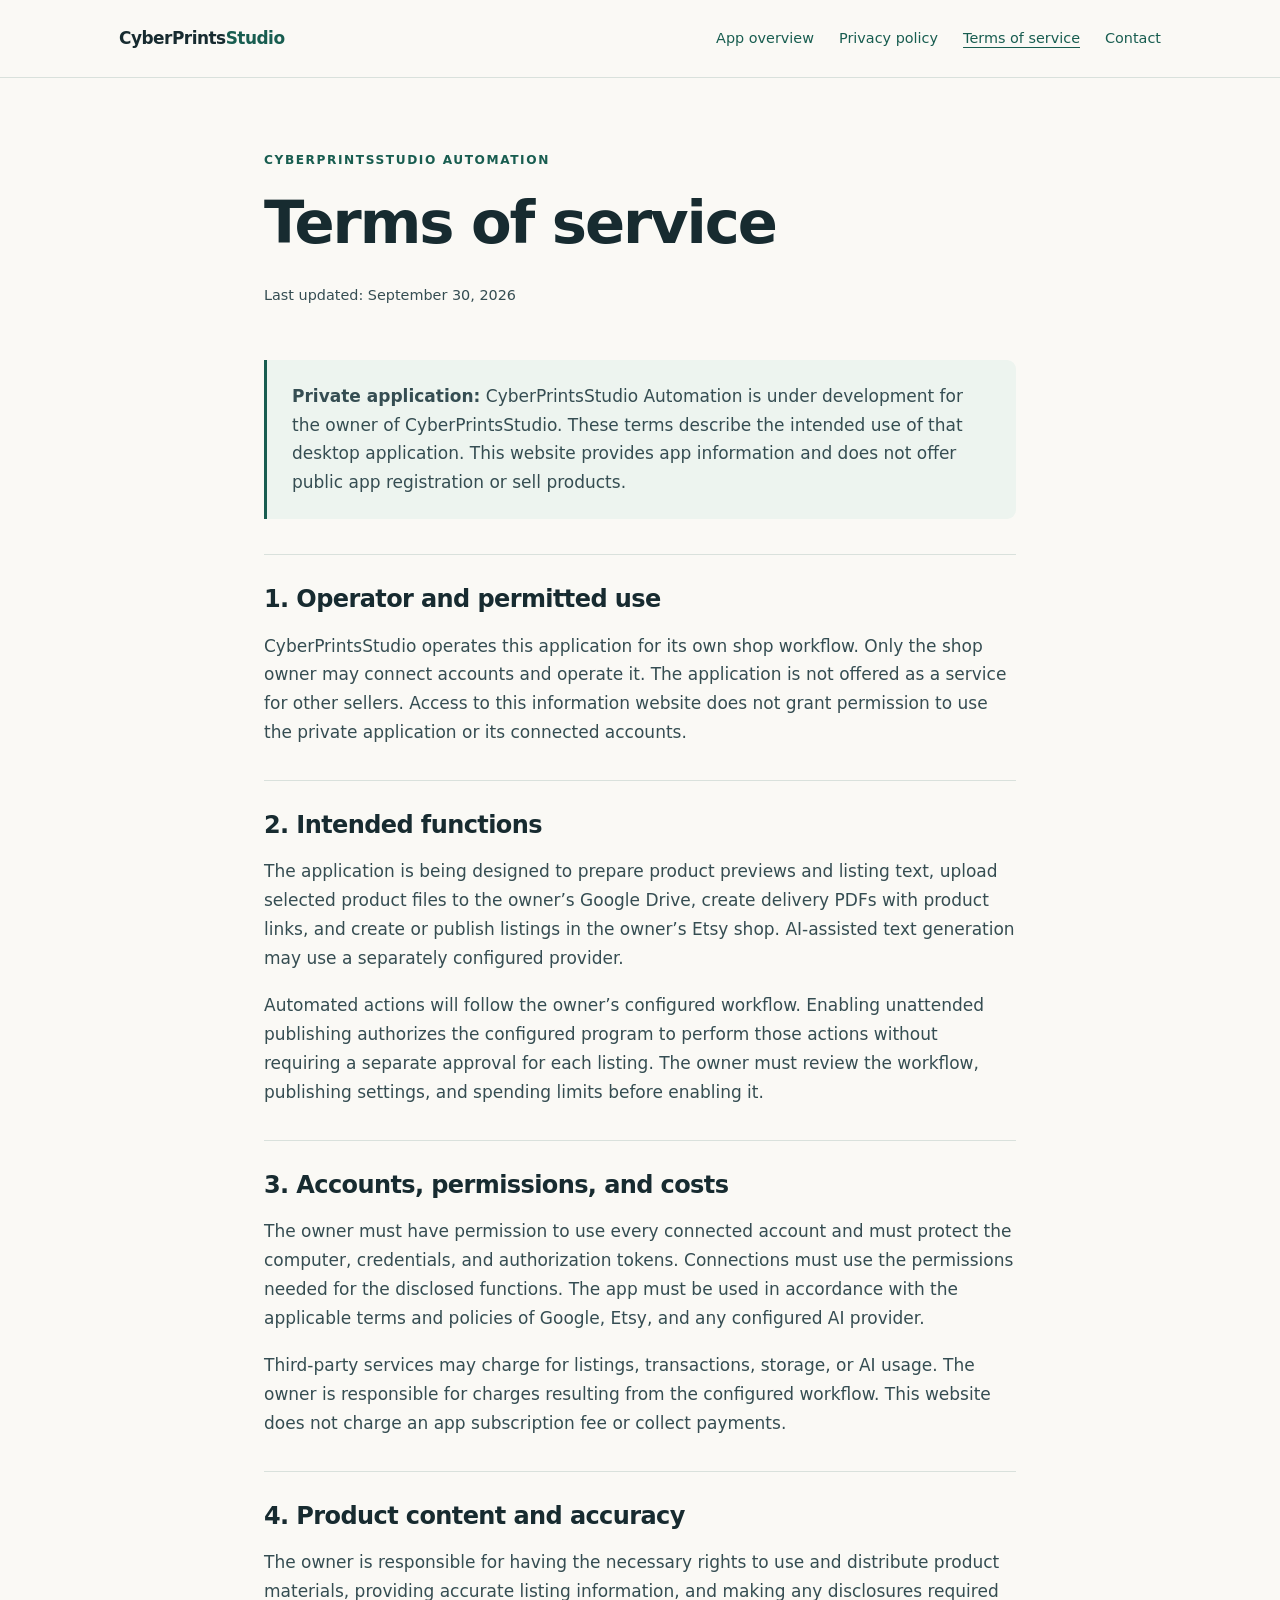
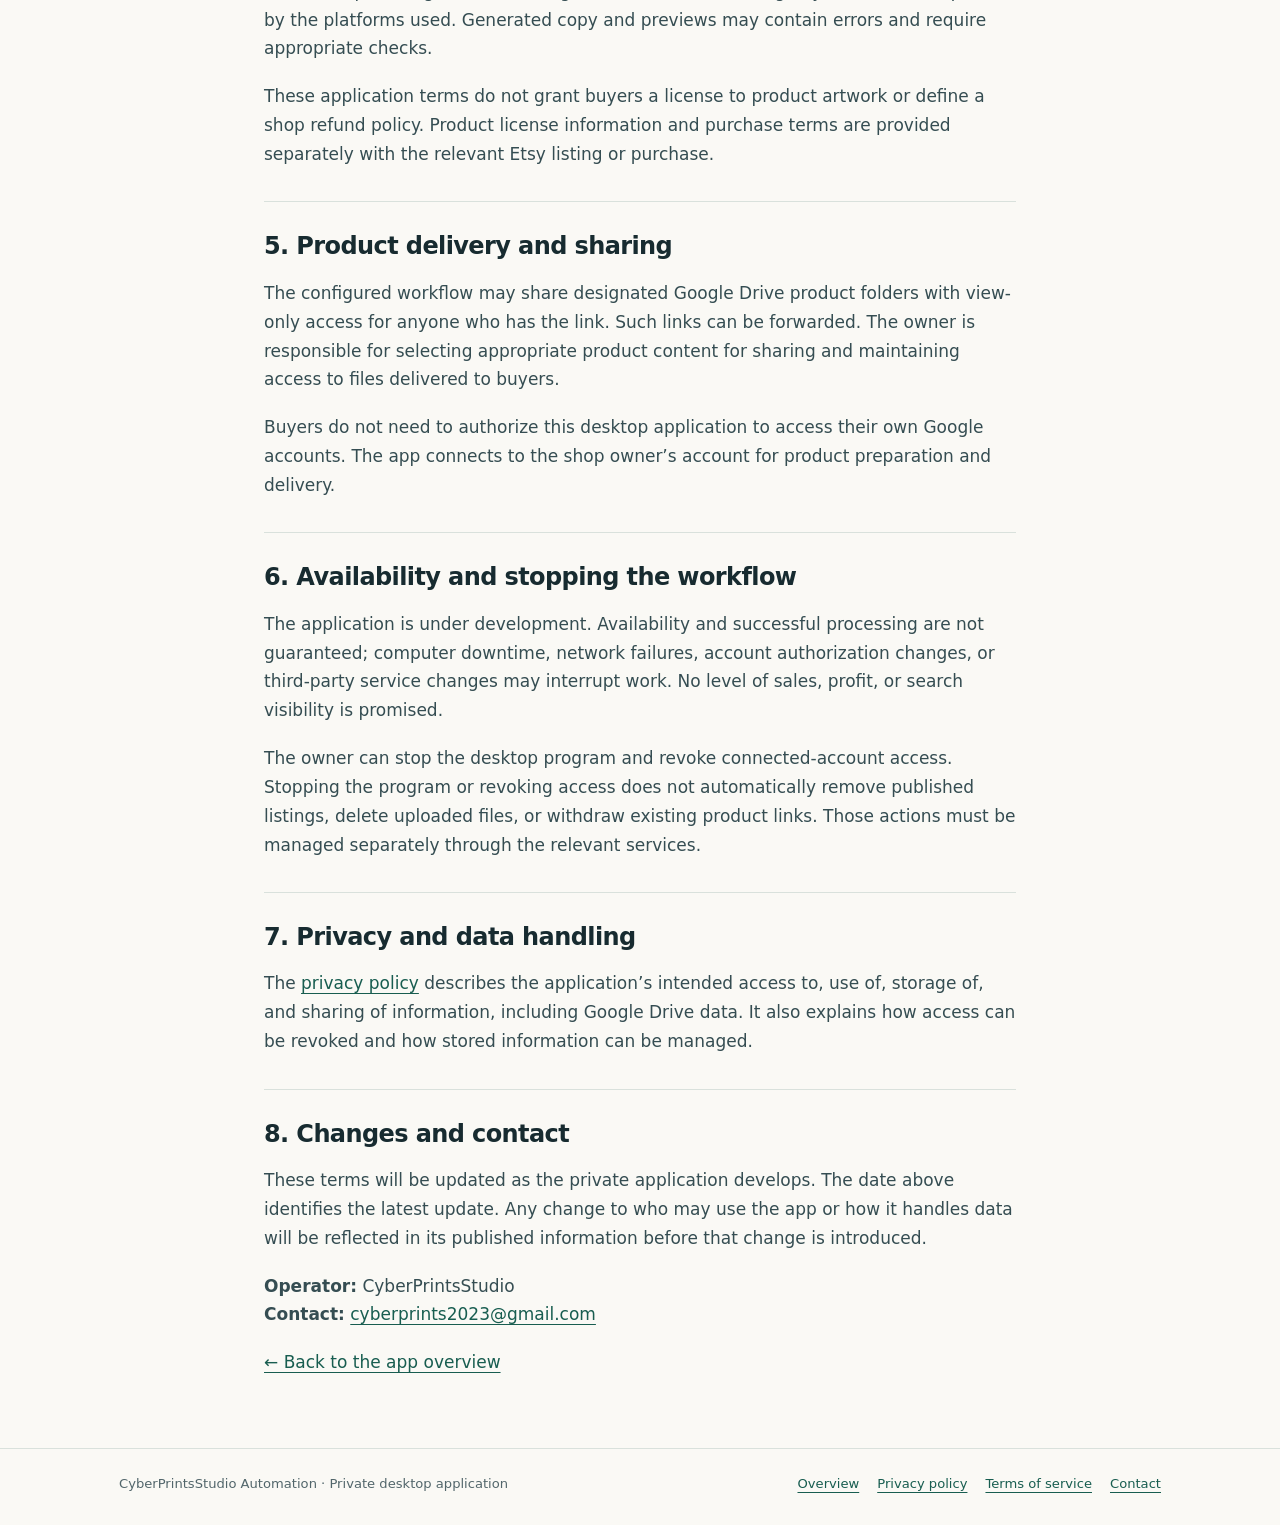
<file: terms.html>
<!doctype html>
<html lang="en">
<head>
  <meta charset="utf-8">
  <meta name="viewport" content="width=device-width, initial-scale=1">
  <meta name="description" content="Terms for the private CyberPrintsStudio Automation desktop application, its authorized shop-owner use, and its information website.">
  <meta name="theme-color" content="#185d50">
  <title>Terms of Service | CyberPrintsStudio Automation</title>
  <style>:root{color-scheme:light;--paper:#faf9f5;--ink:#172b30;--muted:#52666b;--line:#d9e1dc;--accent:#185d50;--tint:#edf4ef;--gold:#ad7733}
*{box-sizing:border-box}html{scroll-behavior:smooth}body{margin:0;background:var(--paper);color:var(--ink);font:17px/1.7 system-ui,-apple-system,BlinkMacSystemFont,"Segoe UI",sans-serif}a{color:var(--accent);text-underline-offset:4px}a:hover{text-decoration-thickness:2px}a:focus-visible{outline:3px solid var(--gold);outline-offset:5px}p{margin:0 0 1.1em}h1,h2,h3{line-height:1.18;letter-spacing:-.035em}h1{font-size:clamp(2.3rem,5.3vw,4.3rem);font-weight:650;margin:18px 0 25px;max-width:950px}h2{font-size:clamp(1.6rem,3.4vw,2.2rem);margin:0 0 22px}h3{font-size:1.19rem;margin:0 0 12px}ul,ol{padding-left:1.3em}li{margin-bottom:.65em}code{font-size:.87em;background:#e7eee8;padding:.12em .35em;border-radius:4px;overflow-wrap:anywhere}.wrap{max-width:1110px;margin:0 auto;padding:0 34px}.skip{position:absolute;top:-90px;left:16px;background:#fff;padding:10px 18px;z-index:10}.skip:focus{top:12px}header{border-bottom:1px solid var(--line)}.header-inner{display:flex;align-items:center;justify-content:space-between;gap:25px;padding-top:24px;padding-bottom:24px}.brand{color:var(--ink);font-size:1.06rem;font-weight:750;letter-spacing:-.03em;text-decoration:none;white-space:nowrap}.brand span{color:var(--accent)}nav{display:flex;gap:25px;flex-wrap:wrap}nav a{font-size:.9rem;text-decoration:none}nav a[aria-current=page]{text-decoration:underline}.hero{padding:72px 0 54px}.eyebrow{color:var(--accent);font-size:.76rem;font-weight:750;letter-spacing:.13em;text-transform:uppercase}.lead{font-size:clamp(1.15rem,2.3vw,1.4rem);line-height:1.55;color:var(--muted);max-width:810px}.status{display:inline-block;border:1px solid #c9dacf;border-radius:30px;background:var(--tint);padding:6px 14px;font-size:.79rem;color:var(--accent);margin:8px 0 0}.section{padding:43px 0;border-top:1px solid var(--line)}.cards{display:grid;grid-template-columns:repeat(3,minmax(0,1fr));gap:18px}.card{padding:26px;border:1px solid var(--line);border-radius:12px;background:#fff}.number{display:block;color:var(--gold);font-size:.82rem;font-weight:800;letter-spacing:.08em;margin-bottom:28px}.card p{color:var(--muted);font-size:.94rem;margin:0}.columns{display:grid;grid-template-columns:1.5fr 1fr;gap:46px}.callout{background:var(--tint);padding:26px;border-radius:12px;align-self:start}.callout p:last-child{margin-bottom:0}.small{font-size:.9rem;color:var(--muted)}.button{display:inline-block;padding:11px 19px;border-radius:7px;background:var(--accent);color:#fff;text-decoration:none;font-weight:600;font-size:.94rem}.contact a{overflow-wrap:anywhere}.document{max-width:820px;padding-bottom:38px}.document .hero{padding-bottom:36px}.document h1{font-size:clamp(2.5rem,5vw,3.7rem)}.document section{padding:30px 0 14px;border-top:1px solid var(--line)}.document h2{font-size:1.5rem;letter-spacing:-.025em;margin-bottom:18px}.document p,.document li{color:#354d52}.document .notice{padding:22px 25px;background:var(--tint);border-left:3px solid var(--accent);border-radius:0 9px 9px 0;margin:0 0 35px}.document .notice p{margin:0}.footer-inner{display:flex;justify-content:space-between;gap:20px;flex-wrap:wrap;padding-top:24px;padding-bottom:30px;font-size:.82rem;color:var(--muted)}footer{border-top:1px solid var(--line)}footer a{margin-left:15px}.footlinks{display:flex;gap:18px;flex-wrap:wrap}.footlinks a{margin:0}@media(max-width:720px){.wrap{padding-left:22px;padding-right:22px}.header-inner{align-items:flex-start;flex-direction:column;gap:12px;padding-top:19px;padding-bottom:19px}nav{gap:22px}.hero{padding-top:44px;padding-bottom:35px}.cards,.columns{grid-template-columns:1fr}.columns{gap:25px}.number{margin-bottom:16px}.section{padding:33px 0}.card{padding:22px}.footer-inner{gap:12px}}@media(prefers-reduced-motion:reduce){html{scroll-behavior:auto}}@media print{body{background:white;font-size:11pt}.wrap{max-width:none;padding:0}header,footer,.skip,.button{display:none}.hero{padding:12px 0 20px}h1{font-size:28pt}.cards,.columns{display:block}.card,.callout{margin:15px 0;break-inside:avoid}.section,.document section{padding-top:18px}.document{max-width:none}a{color:inherit}}
</style>
</head>
<body>
<a class="skip" href="#main">Skip to content</a>
<header><div class="wrap header-inner">
  <a class="brand" href="index.html">CyberPrints<span>Studio</span></a>
  <nav aria-label="Main navigation">
    <a href="index.html">App overview</a>
    <a href="privacy.html">Privacy policy</a>
    <a href="terms.html" aria-current="page">Terms of service</a>
    <a href="index.html#contact">Contact</a>
  </nav>
</div></header>
<main id="main" class="wrap document">
  <div class="hero"><div class="eyebrow">CyberPrintsStudio Automation</div><h1>Terms of service</h1><p class="small">Last updated: September 30, 2026</p></div>
  <div class="notice"><p><strong>Private application:</strong> CyberPrintsStudio Automation is under development for the owner of CyberPrintsStudio. These terms describe the intended use of that desktop application. This website provides app information and does not offer public app registration or sell products.</p></div>
  <section aria-labelledby="operator"><h2 id="operator">1. Operator and permitted use</h2><p>CyberPrintsStudio operates this application for its own shop workflow. Only the shop owner may connect accounts and operate it. The application is not offered as a service for other sellers. Access to this information website does not grant permission to use the private application or its connected accounts.</p></section>
  <section aria-labelledby="functions"><h2 id="functions">2. Intended functions</h2><p>The application is being designed to prepare product previews and listing text, upload selected product files to the owner’s Google Drive, create delivery PDFs with product links, and create or publish listings in the owner’s Etsy shop. AI-assisted text generation may use a separately configured provider.</p><p>Automated actions will follow the owner’s configured workflow. Enabling unattended publishing authorizes the configured program to perform those actions without requiring a separate approval for each listing. The owner must review the workflow, publishing settings, and spending limits before enabling it.</p></section>
  <section aria-labelledby="accounts"><h2 id="accounts">3. Accounts, permissions, and costs</h2><p>The owner must have permission to use every connected account and must protect the computer, credentials, and authorization tokens. Connections must use the permissions needed for the disclosed functions. The app must be used in accordance with the applicable terms and policies of Google, Etsy, and any configured AI provider.</p><p>Third-party services may charge for listings, transactions, storage, or AI usage. The owner is responsible for charges resulting from the configured workflow. This website does not charge an app subscription fee or collect payments.</p></section>
  <section aria-labelledby="materials"><h2 id="materials">4. Product content and accuracy</h2><p>The owner is responsible for having the necessary rights to use and distribute product materials, providing accurate listing information, and making any disclosures required by the platforms used. Generated copy and previews may contain errors and require appropriate checks.</p><p>These application terms do not grant buyers a license to product artwork or define a shop refund policy. Product license information and purchase terms are provided separately with the relevant Etsy listing or purchase.</p></section>
  <section aria-labelledby="delivery"><h2 id="delivery">5. Product delivery and sharing</h2><p>The configured workflow may share designated Google Drive product folders with view-only access for anyone who has the link. Such links can be forwarded. The owner is responsible for selecting appropriate product content for sharing and maintaining access to files delivered to buyers.</p><p>Buyers do not need to authorize this desktop application to access their own Google accounts. The app connects to the shop owner’s account for product preparation and delivery.</p></section>
  <section aria-labelledby="availability"><h2 id="availability">6. Availability and stopping the workflow</h2><p>The application is under development. Availability and successful processing are not guaranteed; computer downtime, network failures, account authorization changes, or third-party service changes may interrupt work. No level of sales, profit, or search visibility is promised.</p><p>The owner can stop the desktop program and revoke connected-account access. Stopping the program or revoking access does not automatically remove published listings, delete uploaded files, or withdraw existing product links. Those actions must be managed separately through the relevant services.</p></section>
  <section aria-labelledby="privacy"><h2 id="privacy">7. Privacy and data handling</h2><p>The <a href="privacy.html">privacy policy</a> describes the application’s intended access to, use of, storage of, and sharing of information, including Google Drive data. It also explains how access can be revoked and how stored information can be managed.</p></section>
  <section aria-labelledby="changes"><h2 id="changes">8. Changes and contact</h2><p>These terms will be updated as the private application develops. The date above identifies the latest update. Any change to who may use the app or how it handles data will be reflected in its published information before that change is introduced.</p><p><strong>Operator:</strong> CyberPrintsStudio<br><strong>Contact:</strong> <a href="mailto:cyberprints2023@gmail.com">cyberprints2023@gmail.com</a></p><p><a href="index.html">← Back to the app overview</a></p></section>
</main>
<footer><div class="wrap footer-inner">
  <span>CyberPrintsStudio Automation · Private desktop application</span>
  <div class="footlinks"><a href="index.html">Overview</a><a href="privacy.html">Privacy policy</a><a href="terms.html">Terms of service</a><a href="mailto:cyberprints2023@gmail.com">Contact</a></div>
</div></footer>
</body></html>
</file>
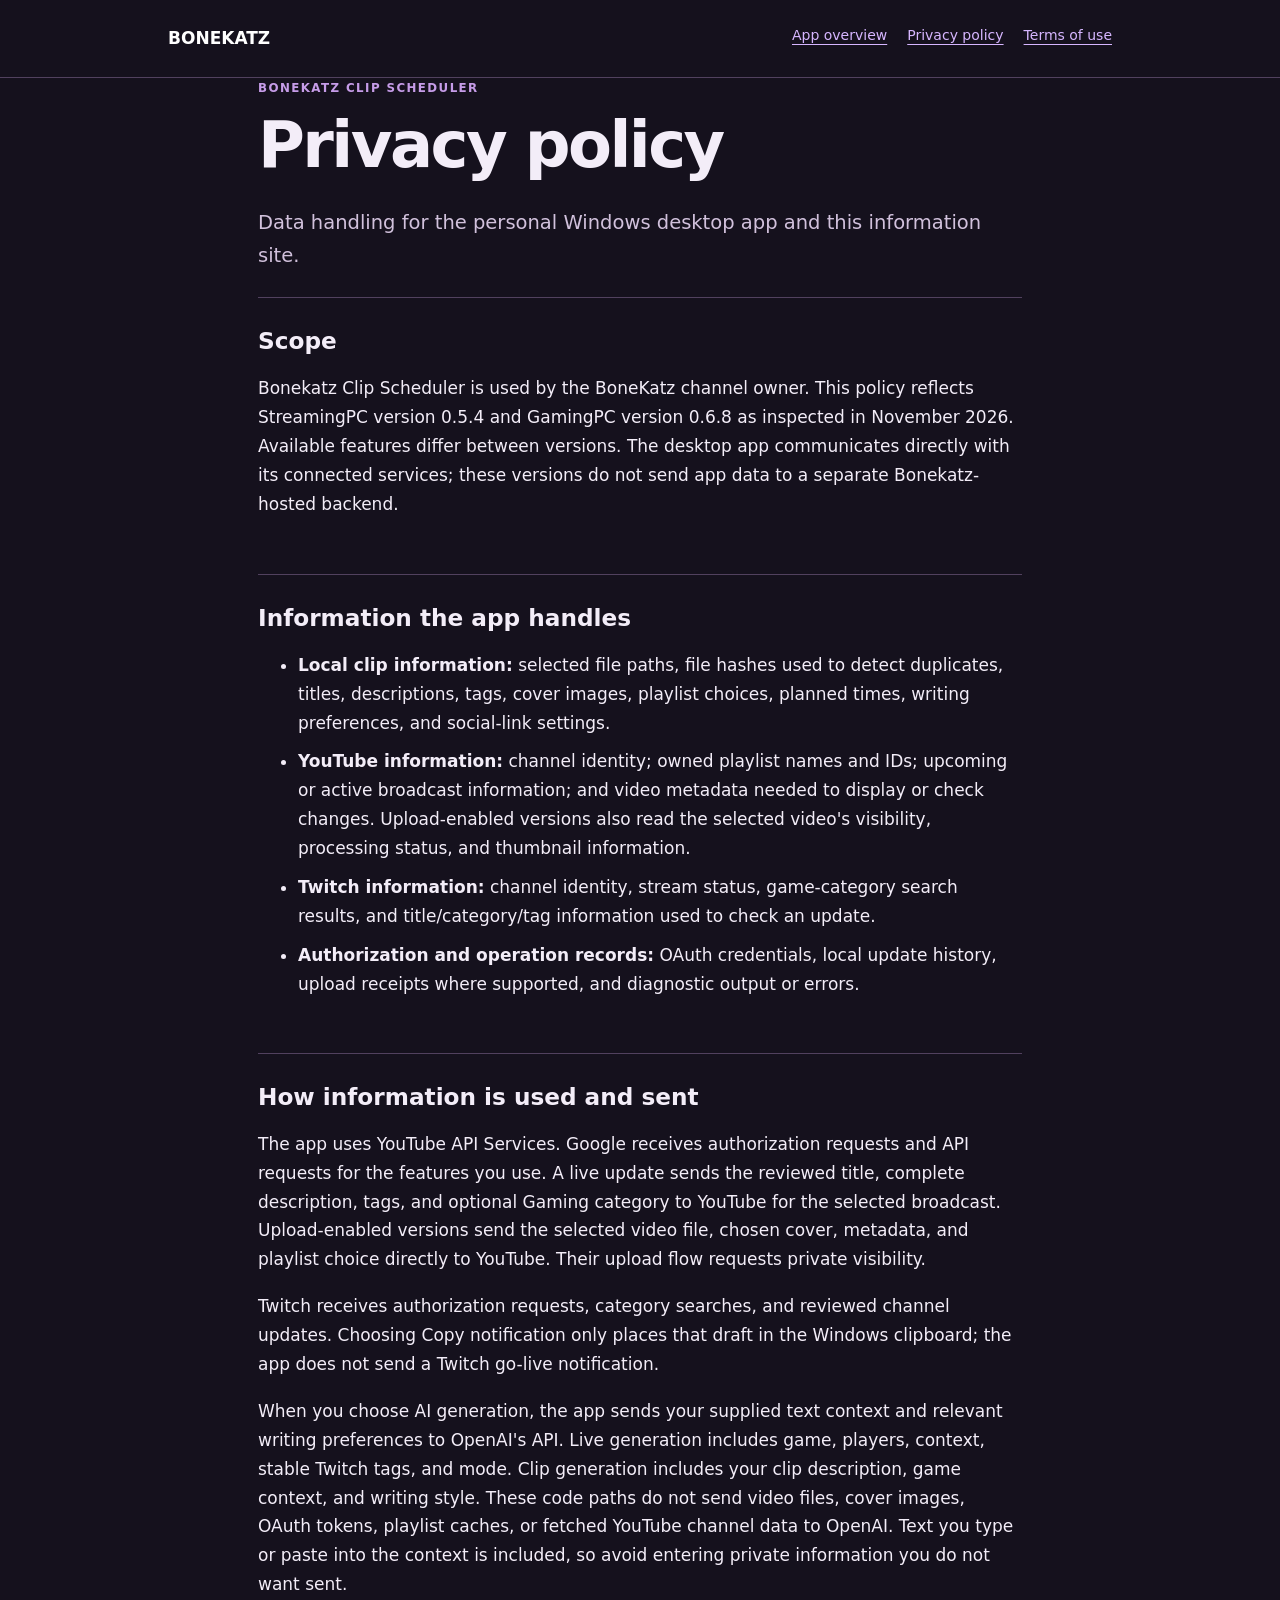
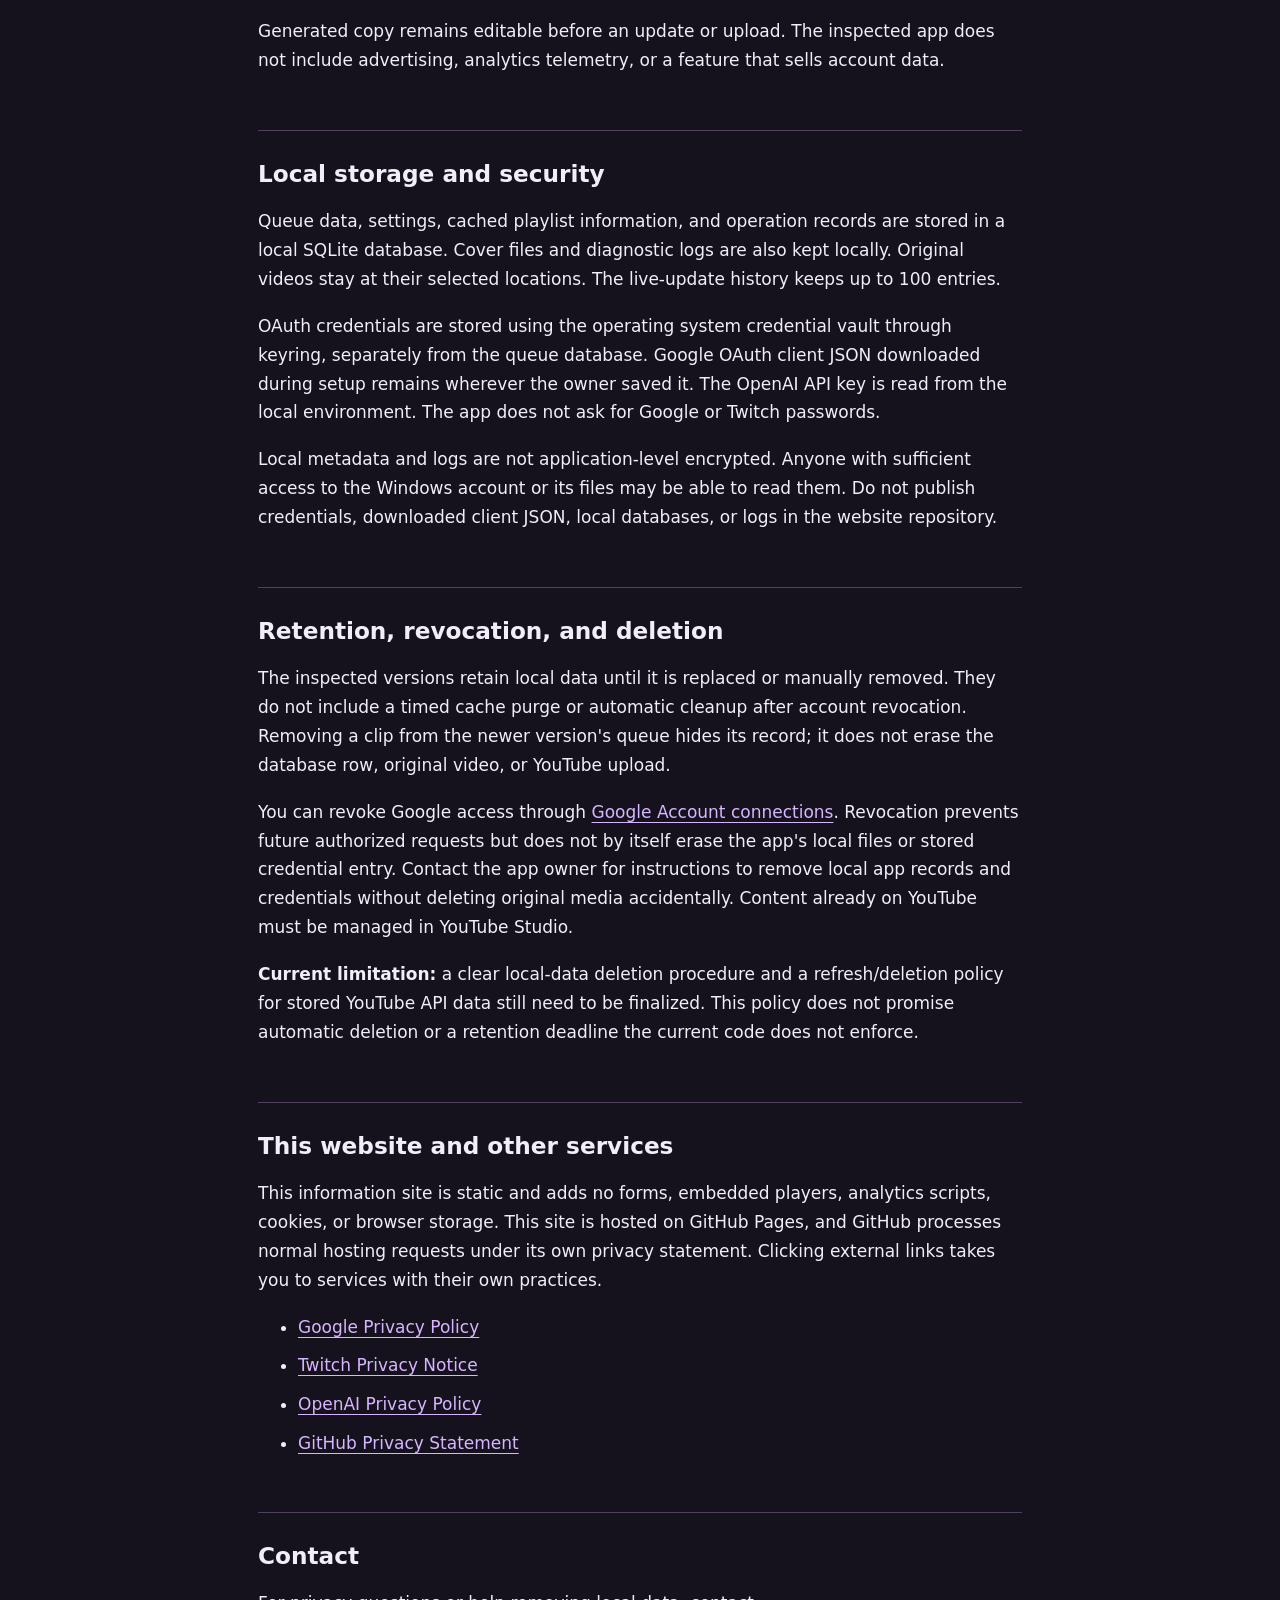
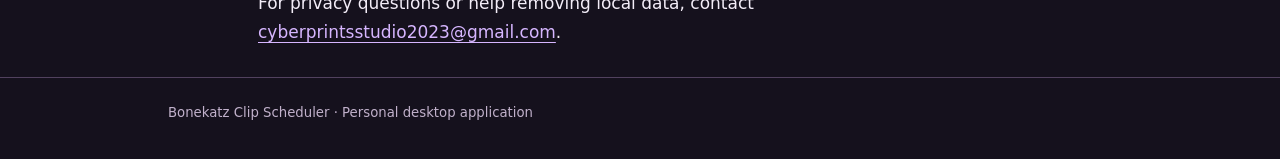
<file: bonekatz/privacy.html>
<!doctype html>
<html lang="en"><head><meta charset="utf-8"><meta name="viewport" content="width=device-width, initial-scale=1"><meta name="description" content="Information about Bonekatz Clip Scheduler, a personal Windows desktop app for clip preparation and Twitch and YouTube live metadata."><title>Privacy policy | Bonekatz Clip Scheduler</title><link rel="stylesheet" href="styles.css"></head><body><a class="skip" href="#main">Skip to content</a><header><div class="wrap"><a class="brand" href="index.html">BONEKATZ</a><nav aria-label="Main navigation"><a href="index.html">App overview</a><a href="privacy.html" aria-current="page">Privacy policy</a><a href="terms.html">Terms of use</a></nav></div></header><main id="main" class="wrap document"><div class="eyebrow">Bonekatz Clip Scheduler</div><h1>Privacy policy</h1><p class="lead">Data handling for the personal Windows desktop app and this information site.</p>
<section><h2>Scope</h2><p>Bonekatz Clip Scheduler is used by the BoneKatz channel owner. This policy reflects StreamingPC version 0.5.4 and GamingPC version 0.6.8 as inspected in November 2026. Available features differ between versions. The desktop app communicates directly with its connected services; these versions do not send app data to a separate Bonekatz-hosted backend.</p></section>
<section><h2>Information the app handles</h2><ul><li><strong>Local clip information:</strong> selected file paths, file hashes used to detect duplicates, titles, descriptions, tags, cover images, playlist choices, planned times, writing preferences, and social-link settings.</li><li><strong>YouTube information:</strong> channel identity; owned playlist names and IDs; upcoming or active broadcast information; and video metadata needed to display or check changes. Upload-enabled versions also read the selected video's visibility, processing status, and thumbnail information.</li><li><strong>Twitch information:</strong> channel identity, stream status, game-category search results, and title/category/tag information used to check an update.</li><li><strong>Authorization and operation records:</strong> OAuth credentials, local update history, upload receipts where supported, and diagnostic output or errors.</li></ul></section>
<section><h2>How information is used and sent</h2><p>The app uses YouTube API Services. Google receives authorization requests and API requests for the features you use. A live update sends the reviewed title, complete description, tags, and optional Gaming category to YouTube for the selected broadcast. Upload-enabled versions send the selected video file, chosen cover, metadata, and playlist choice directly to YouTube. Their upload flow requests private visibility.</p><p>Twitch receives authorization requests, category searches, and reviewed channel updates. Choosing Copy notification only places that draft in the Windows clipboard; the app does not send a Twitch go-live notification.</p><p>When you choose AI generation, the app sends your supplied text context and relevant writing preferences to OpenAI's API. Live generation includes game, players, context, stable Twitch tags, and mode. Clip generation includes your clip description, game context, and writing style. These code paths do not send video files, cover images, OAuth tokens, playlist caches, or fetched YouTube channel data to OpenAI. Text you type or paste into the context is included, so avoid entering private information you do not want sent.</p><p>Generated copy remains editable before an update or upload. The inspected app does not include advertising, analytics telemetry, or a feature that sells account data.</p></section>
<section><h2>Local storage and security</h2><p>Queue data, settings, cached playlist information, and operation records are stored in a local SQLite database. Cover files and diagnostic logs are also kept locally. Original videos stay at their selected locations. The live-update history keeps up to 100 entries.</p><p>OAuth credentials are stored using the operating system credential vault through keyring, separately from the queue database. Google OAuth client JSON downloaded during setup remains wherever the owner saved it. The OpenAI API key is read from the local environment. The app does not ask for Google or Twitch passwords.</p><p>Local metadata and logs are not application-level encrypted. Anyone with sufficient access to the Windows account or its files may be able to read them. Do not publish credentials, downloaded client JSON, local databases, or logs in the website repository.</p></section>
<section><h2>Retention, revocation, and deletion</h2><p>The inspected versions retain local data until it is replaced or manually removed. They do not include a timed cache purge or automatic cleanup after account revocation. Removing a clip from the newer version's queue hides its record; it does not erase the database row, original video, or YouTube upload.</p><p>You can revoke Google access through <a href="https://myaccount.google.com/connections">Google Account connections</a>. Revocation prevents future authorized requests but does not by itself erase the app's local files or stored credential entry. Contact the app owner for instructions to remove local app records and credentials without deleting original media accidentally. Content already on YouTube must be managed in YouTube Studio.</p><p><strong>Current limitation:</strong> a clear local-data deletion procedure and a refresh/deletion policy for stored YouTube API data still need to be finalized. This policy does not promise automatic deletion or a retention deadline the current code does not enforce.</p></section>
<section><h2>This website and other services</h2><p>This information site is static and adds no forms, embedded players, analytics scripts, cookies, or browser storage. This site is hosted on GitHub Pages, and GitHub processes normal hosting requests under its own privacy statement. Clicking external links takes you to services with their own practices.</p><ul><li><a href="https://policies.google.com/privacy">Google Privacy Policy</a></li><li><a href="https://www.twitch.tv/p/en/legal/privacy-notice/">Twitch Privacy Notice</a></li><li><a href="https://openai.com/policies/privacy-policy/">OpenAI Privacy Policy</a></li><li><a href="https://docs.github.com/en/site-policy/privacy-policies/github-general-privacy-statement">GitHub Privacy Statement</a></li></ul></section>
<section><h2>Contact</h2><p>For privacy questions or help removing local data, contact <a href="mailto:cyberprintsstudio2023@gmail.com">cyberprintsstudio2023@gmail.com</a>.</p></section></main><footer><div class="wrap">Bonekatz Clip Scheduler · Personal desktop application</div></footer></body></html>
</file>
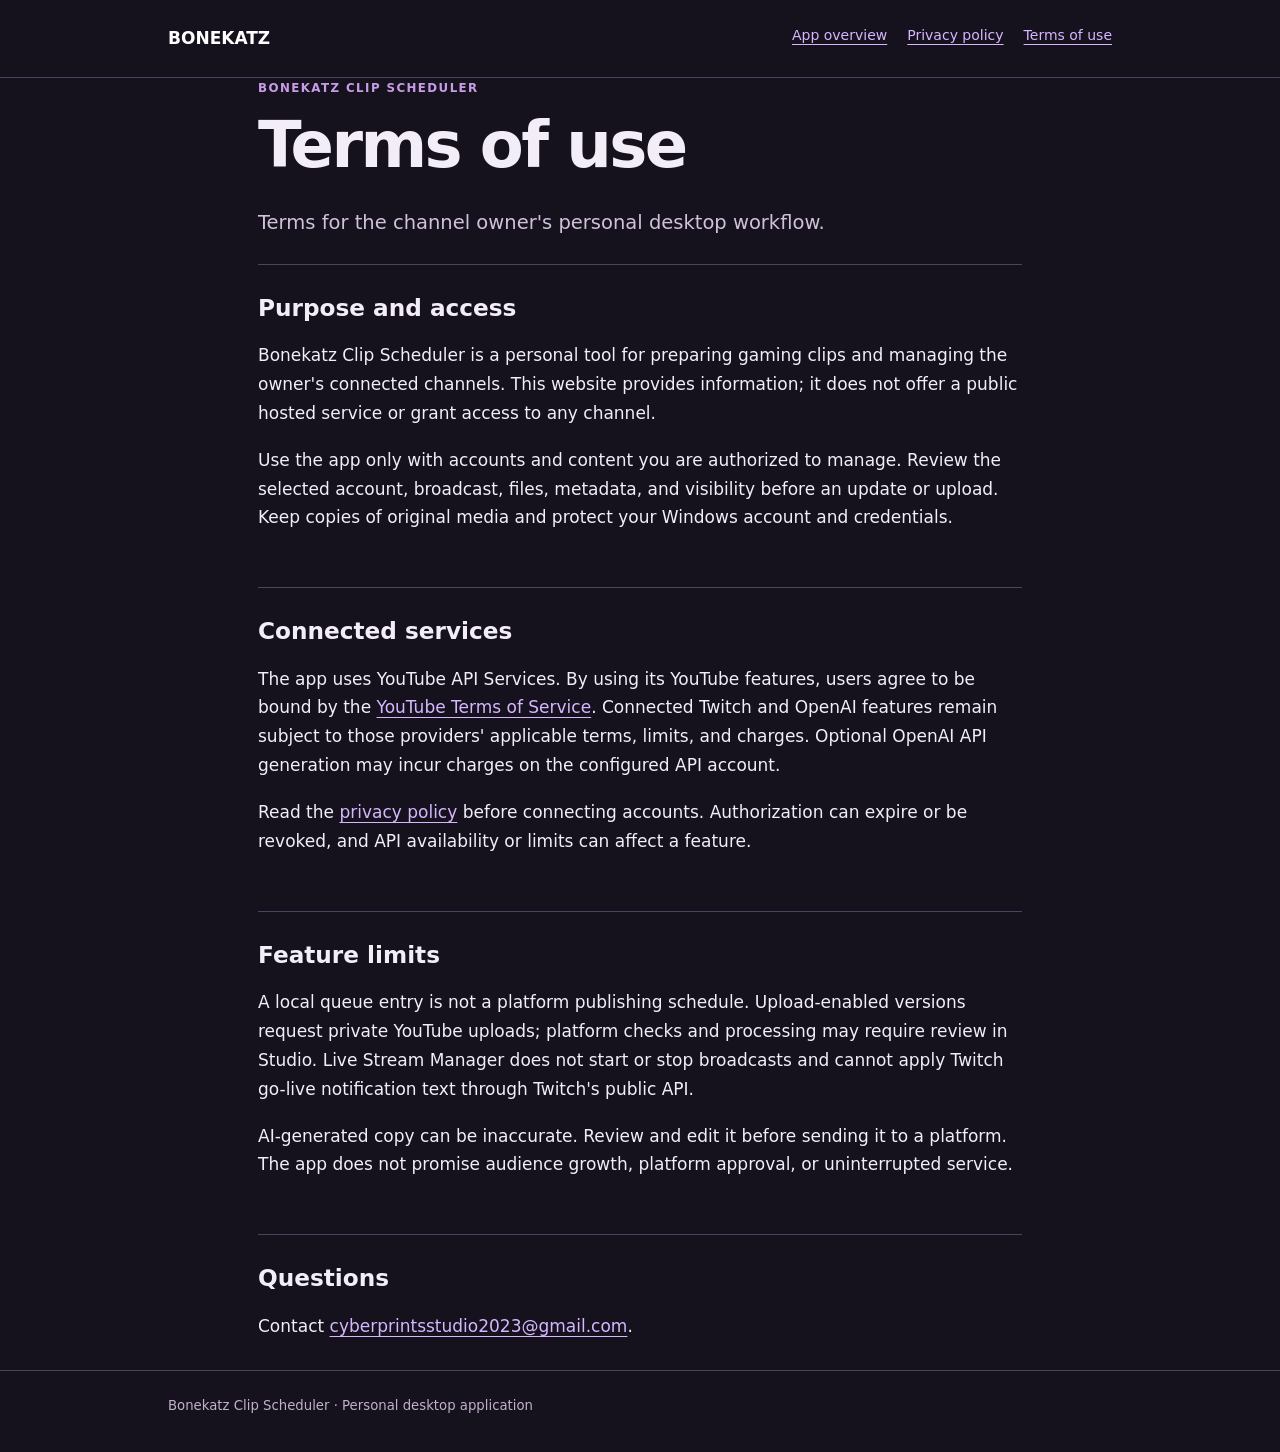
<file: bonekatz/terms.html>
<!doctype html>
<html lang="en"><head><meta charset="utf-8"><meta name="viewport" content="width=device-width, initial-scale=1"><meta name="description" content="Information about Bonekatz Clip Scheduler, a personal Windows desktop app for clip preparation and Twitch and YouTube live metadata."><title>Terms of use | Bonekatz Clip Scheduler</title><link rel="stylesheet" href="styles.css"></head><body><a class="skip" href="#main">Skip to content</a><header><div class="wrap"><a class="brand" href="index.html">BONEKATZ</a><nav aria-label="Main navigation"><a href="index.html">App overview</a><a href="privacy.html">Privacy policy</a><a href="terms.html" aria-current="page">Terms of use</a></nav></div></header><main id="main" class="wrap document"><div class="eyebrow">Bonekatz Clip Scheduler</div><h1>Terms of use</h1><p class="lead">Terms for the channel owner's personal desktop workflow.</p>
<section><h2>Purpose and access</h2><p>Bonekatz Clip Scheduler is a personal tool for preparing gaming clips and managing the owner's connected channels. This website provides information; it does not offer a public hosted service or grant access to any channel.</p><p>Use the app only with accounts and content you are authorized to manage. Review the selected account, broadcast, files, metadata, and visibility before an update or upload. Keep copies of original media and protect your Windows account and credentials.</p></section>
<section><h2>Connected services</h2><p>The app uses YouTube API Services. By using its YouTube features, users agree to be bound by the <a href="https://www.youtube.com/t/terms">YouTube Terms of Service</a>. Connected Twitch and OpenAI features remain subject to those providers' applicable terms, limits, and charges. Optional OpenAI API generation may incur charges on the configured API account.</p><p>Read the <a href="privacy.html">privacy policy</a> before connecting accounts. Authorization can expire or be revoked, and API availability or limits can affect a feature.</p></section>
<section><h2>Feature limits</h2><p>A local queue entry is not a platform publishing schedule. Upload-enabled versions request private YouTube uploads; platform checks and processing may require review in Studio. Live Stream Manager does not start or stop broadcasts and cannot apply Twitch go-live notification text through Twitch's public API.</p><p>AI-generated copy can be inaccurate. Review and edit it before sending it to a platform. The app does not promise audience growth, platform approval, or uninterrupted service.</p></section>
<section><h2>Questions</h2><p>Contact <a href="mailto:cyberprintsstudio2023@gmail.com">cyberprintsstudio2023@gmail.com</a>.</p></section></main><footer><div class="wrap">Bonekatz Clip Scheduler · Personal desktop application</div></footer></body></html>
</file>
<file: bonekatz/styles.css>
*{box-sizing:border-box}body{margin:0;background:#15111d;color:#f3edf8;font:17px/1.7 system-ui,sans-serif}a{color:#d6b6ff;text-underline-offset:4px}a:focus-visible{outline:3px solid #eccf82;outline-offset:4px}.wrap{max-width:1000px;margin:auto;padding:0 28px}header{border-bottom:1px solid #51415e}header .wrap{padding-top:24px;padding-bottom:24px;display:flex;justify-content:space-between;gap:20px;flex-wrap:wrap}.brand{font-weight:750;color:#fff;text-decoration:none}nav{display:flex;gap:20px;flex-wrap:wrap}nav a{font-size:14px}main{padding-top:48px;padding-bottom:50px}h1{font-size:clamp(2.2rem,6vw,4rem);line-height:1.12;letter-spacing:-.04em;margin:12px 0 24px}h2{font-size:1.45rem;line-height:1.3;margin:0 0 18px}p{margin:0 0 18px}.lead{font-size:1.22rem;color:#d1c1dc;max-width:780px}.eyebrow{text-transform:uppercase;letter-spacing:.12em;font-size:.74rem;color:#c69ce8;font-weight:700}.notice{padding:14px 20px;background:#30213b;border:1px solid #65427c;border-radius:10px;font-size:.91rem;margin-bottom:30px}.notice p:last-child{margin:0}section{border-top:1px solid #51415e;padding:28px 0 12px;margin-top:25px}.grid{display:grid;grid-template-columns:repeat(3,1fr);gap:16px}.card{background:#241b2d;border:1px solid #51415e;border-radius:12px;padding:22px}.card h2{font-size:1.1rem}.card p{font-size:.94rem;color:#d1c1dc;margin:0}li{margin-bottom:10px}code{font-size:.87em;overflow-wrap:anywhere}footer{border-top:1px solid #51415e;font-size:.83rem;color:#c1b1cb;padding:24px 0 34px}.document{max-width:820px}a{overflow-wrap:anywhere}.skip{position:absolute;left:12px;top:-80px;background:#15111d;padding:10px}.skip:focus{top:10px}@media(max-width:700px){.wrap{padding-left:20px;padding-right:20px}main{padding-top:32px}.grid{grid-template-columns:1fr}header .wrap{gap:12px}}@media print{body{background:white;color:black}header,footer,.skip{display:none}a{color:inherit}.notice,.card{background:white;color:black}.lead,.card p{color:black}}
</file>
